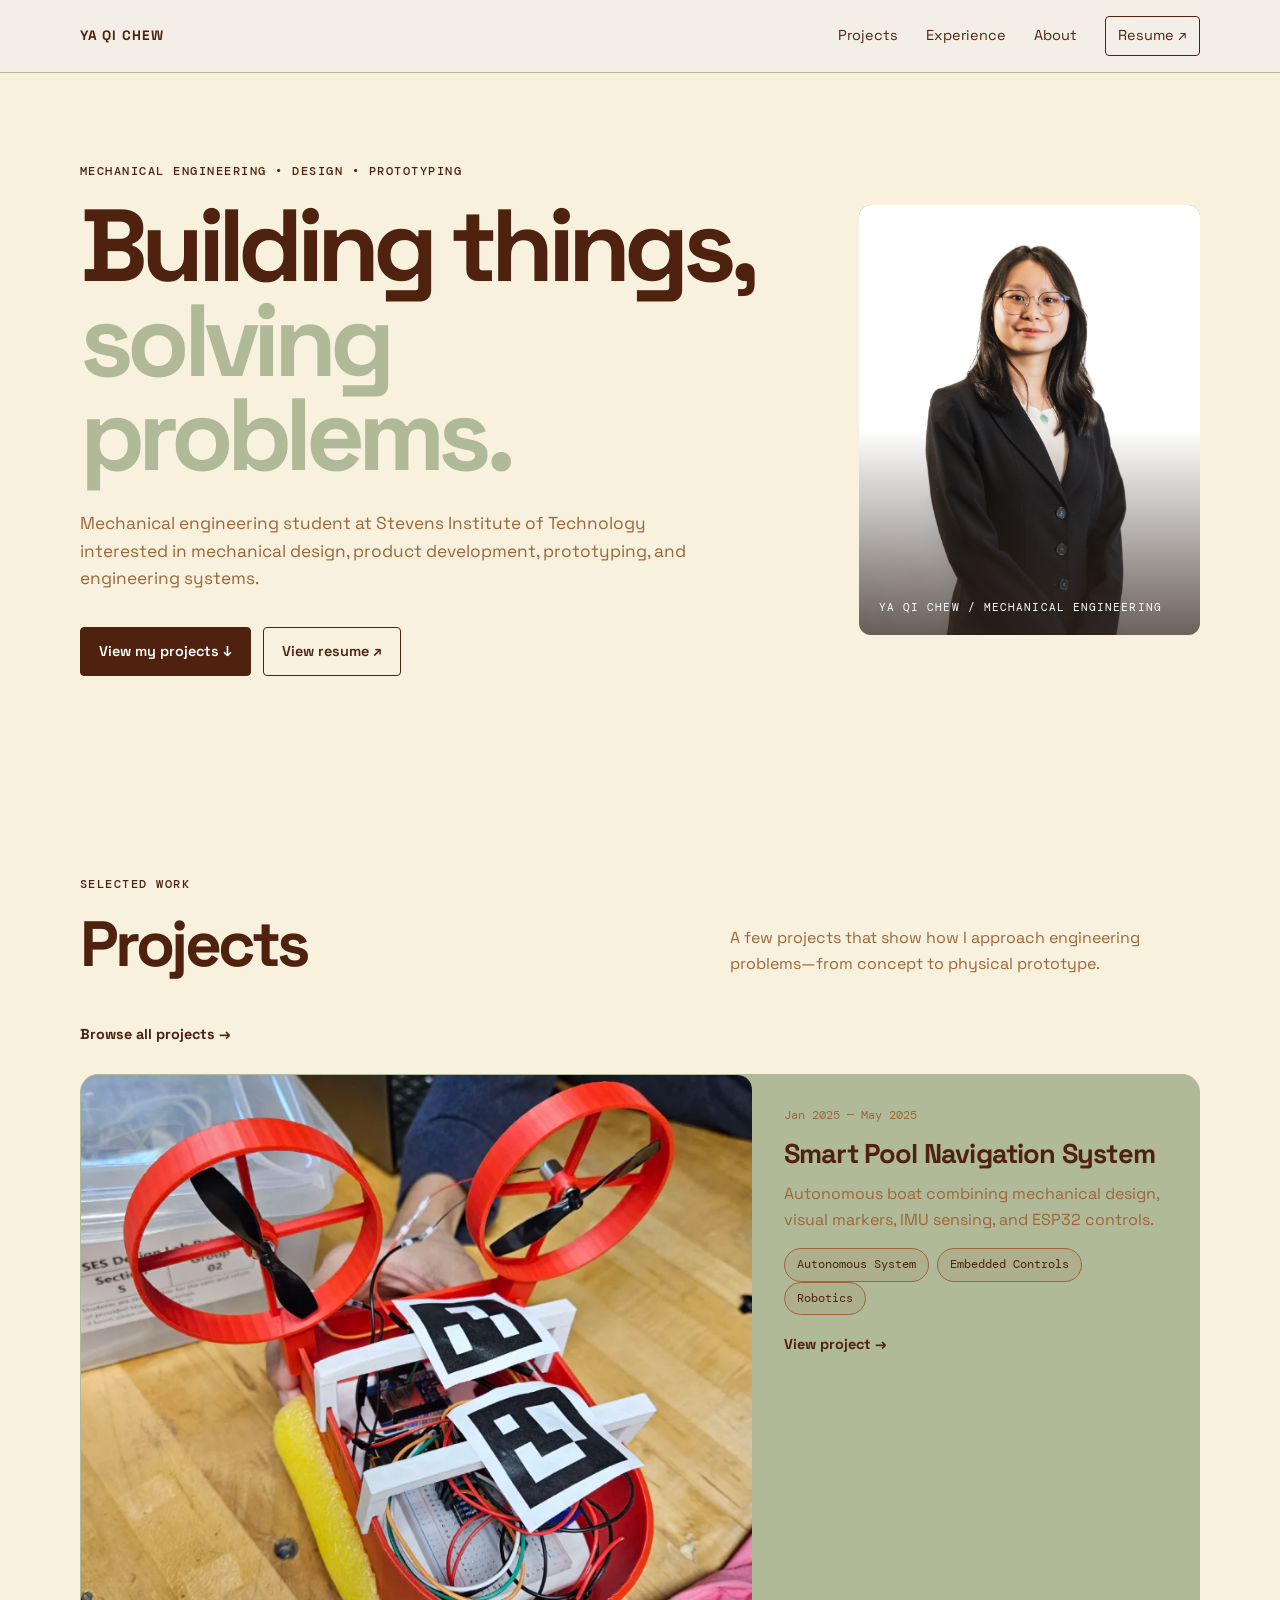
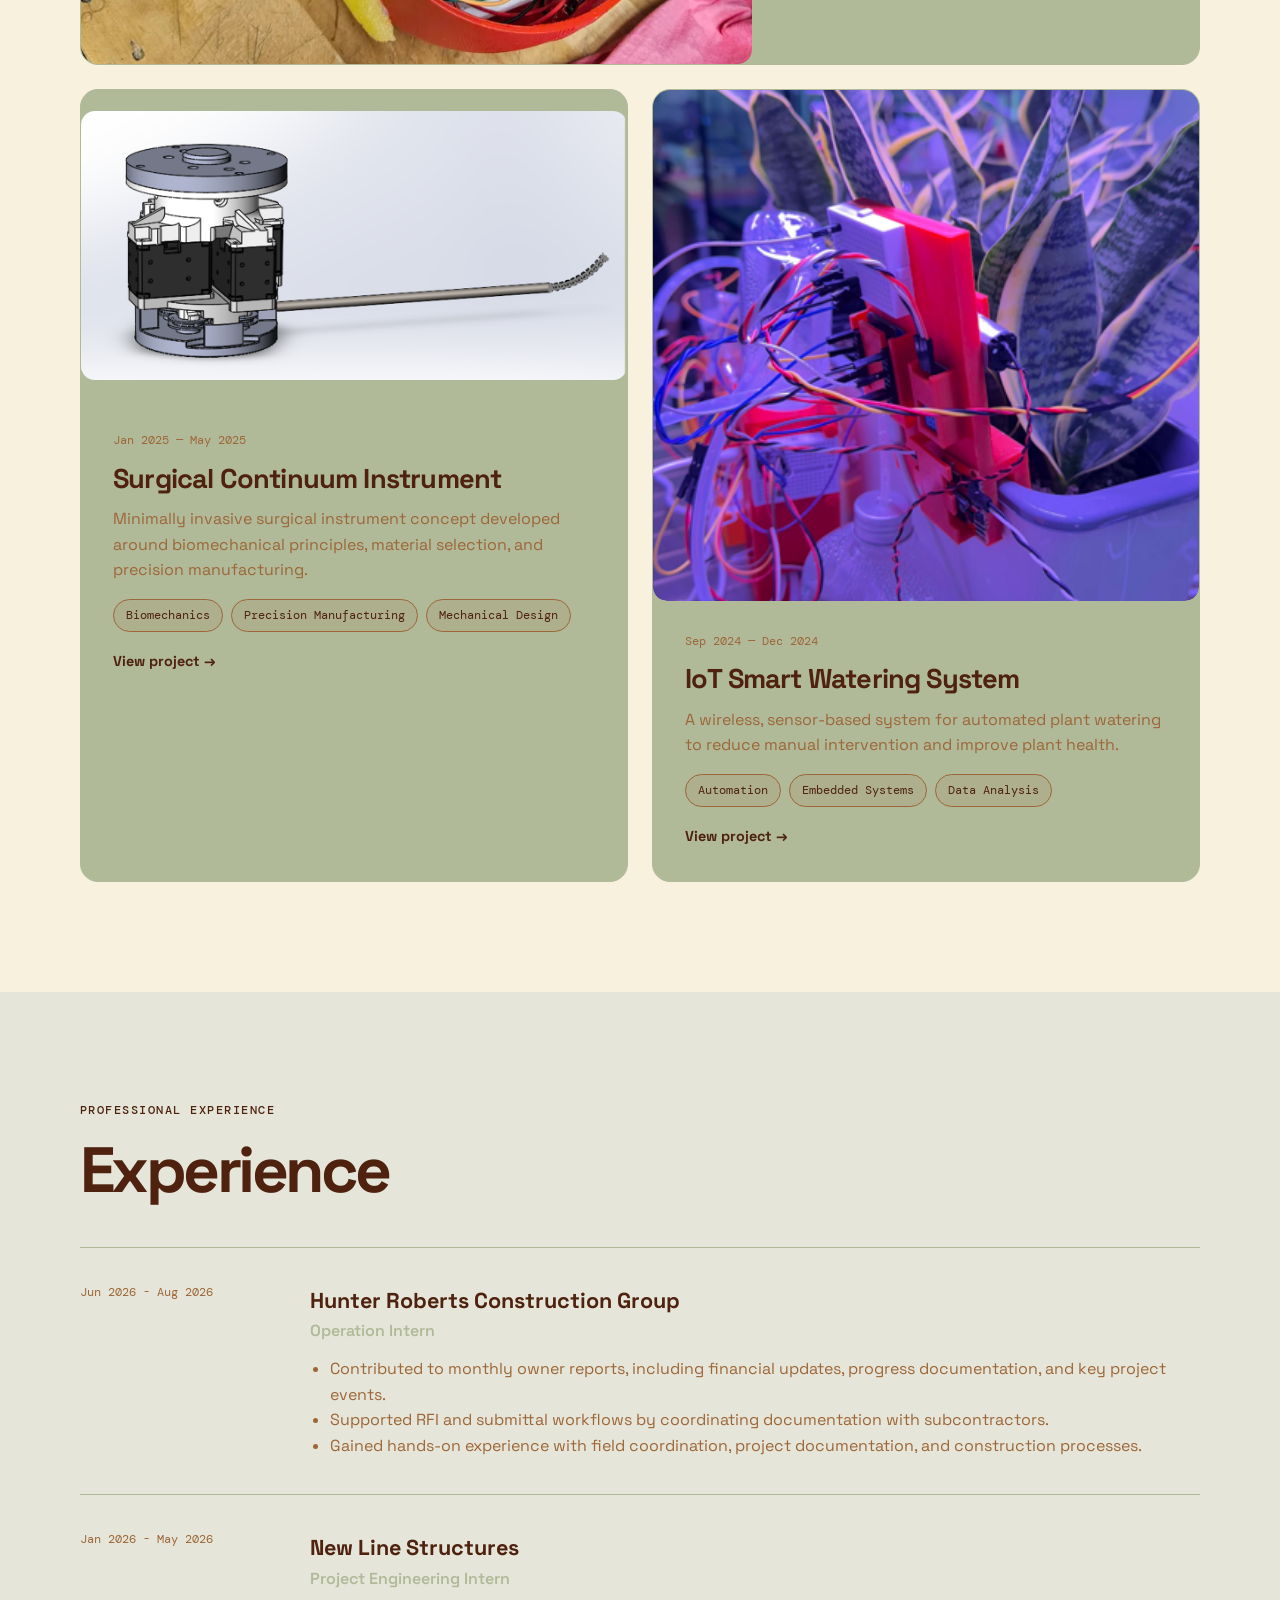
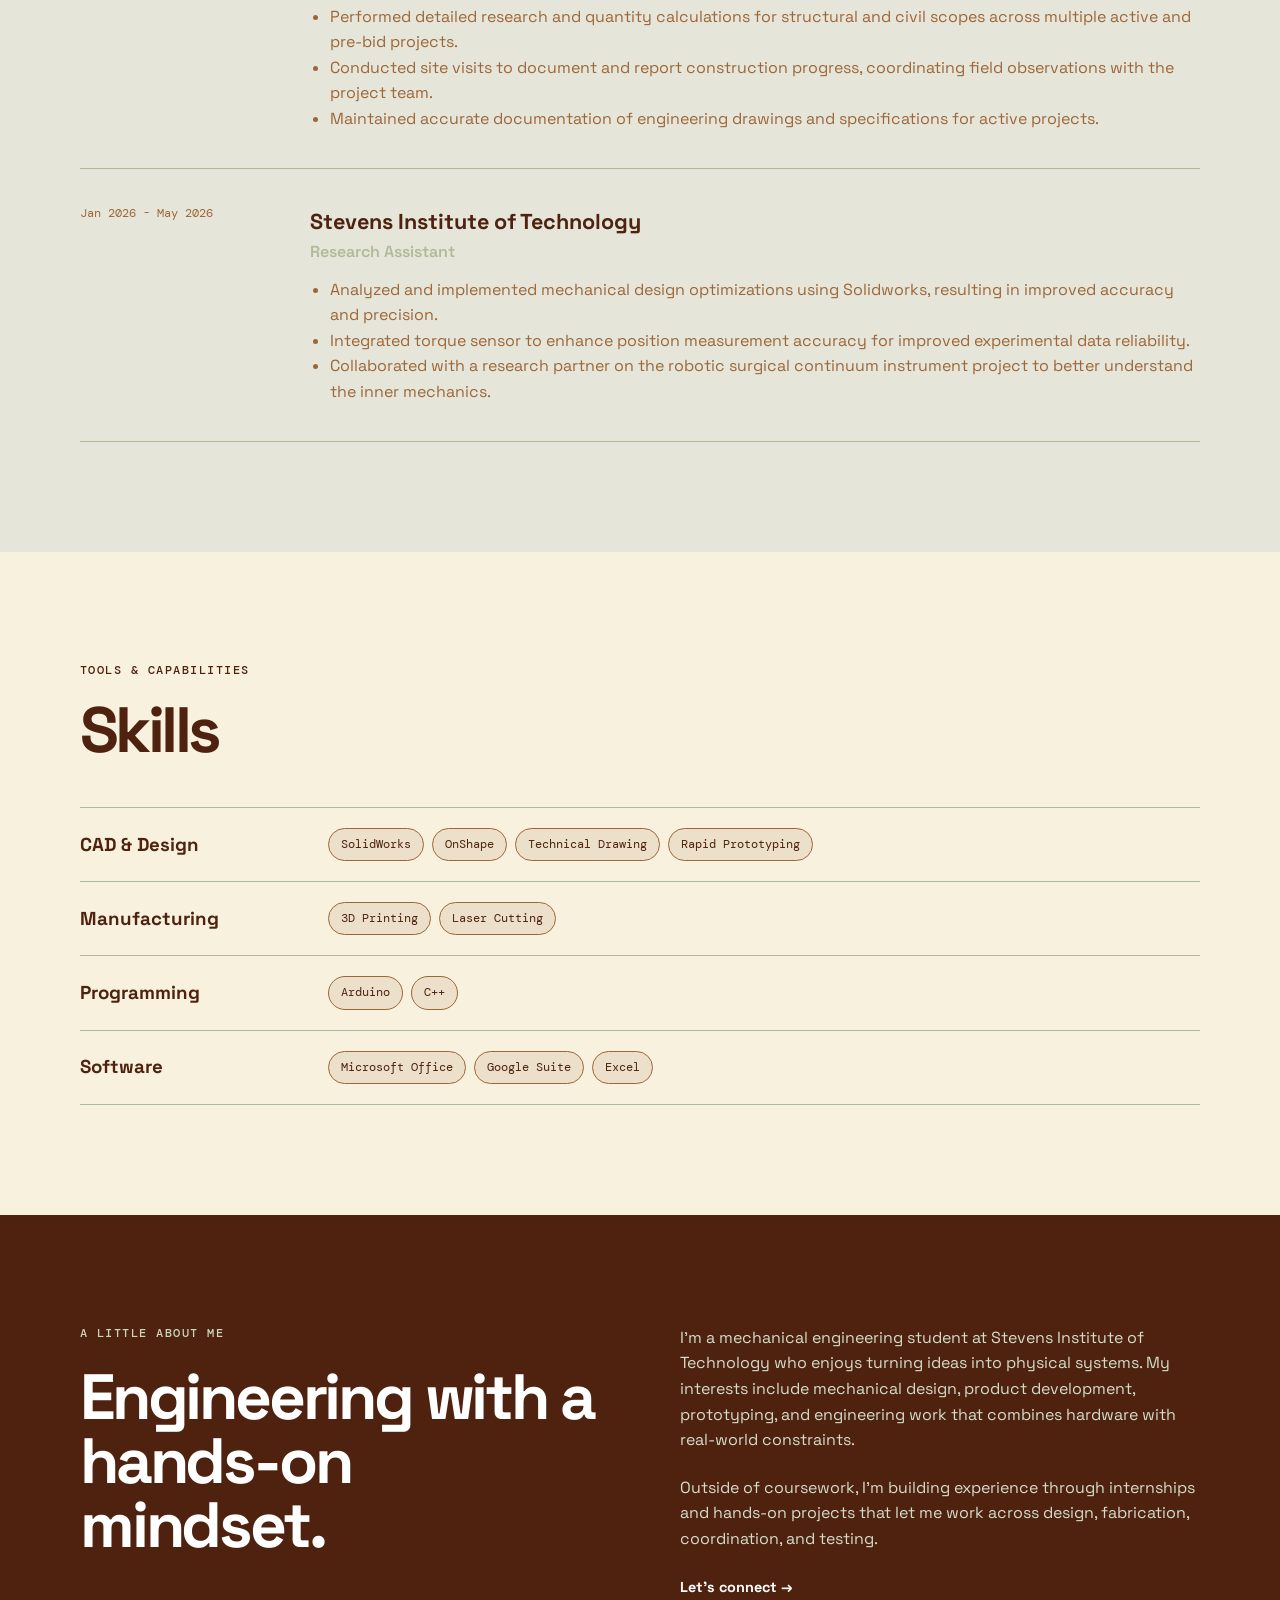
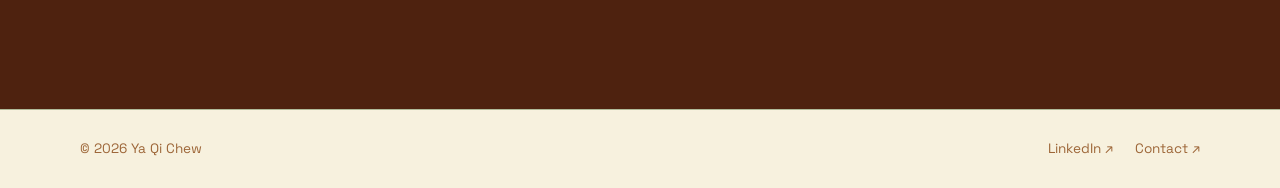
<file: index.html>
<!DOCTYPE html>
<html lang="en">
<head>
  <meta charset="UTF-8">
  <meta name="viewport" content="width=device-width, initial-scale=1.0">
  <meta name="description" content="Engineering portfolio showcasing design, prototyping, and engineering projects.">
  <title>Ya Qi Chew | Mechanical Engineering Portfolio</title>
  <link rel="stylesheet" href="styles.css">
</head>
<body>
  <header class="site-header">
    <nav class="nav container">
      <a class="logo" href="#home">YA QI CHEW</a>
      <div class="nav-links" id="site-navigation">
        <a href="projects.html">Projects</a>
        <a href="#experience">Experience</a>
        <a href="#about">About</a>
        <a class="nav-resume" href="Files/Ya_Qi_Chew_Resume.pdf" target="_blank">Resume ↗</a>
      </div>
      <button class="menu-button" aria-label="Open menu" aria-expanded="false" aria-controls="site-navigation">☰</button>
    </nav>
  </header>

  <main>
    <section id="home" class="hero container">
      <div class="hero-copy">
        <p class="eyebrow">MECHANICAL ENGINEERING • DESIGN • PROTOTYPING</p>
        <h1>Building things,<br><span>solving problems.</span></h1>
        <p class="hero-text">
          Mechanical engineering student at Stevens Institute of Technology interested in
          mechanical design, product development, prototyping, and engineering systems.
        </p>
        <div class="hero-actions">
          <a class="button primary" href="#projects">View my projects ↓</a>
          <a class="button secondary" href="Files/Ya_Qi_Chew_Resume.pdf" target="_blank">View resume ↗</a>
        </div>
      </div>
      <div class="hero-photo">
        <img src="Pictures/YaQiChew-2.jpg" alt="Portrait of Ya Qi Chew">
        <p class="hero-photo-caption">YA QI CHEW / MECHANICAL ENGINEERING</p>
      </div>
    </section>

    <section id="projects" class="section container">
      <div class="section-heading">
        <div>
          <p class="eyebrow">SELECTED WORK</p>
          <h2>Projects</h2>
        </div>
        <p class="section-intro">A few projects that show how I approach engineering problems—from concept to physical prototype.</p>
      </div>

      <a class="text-link project-archive-link" href="projects.html">Browse all projects →</a>

      <div class="project-grid">
        <article class="project-card featured">
          <div class="project-image project-image-missing">
            <img src="Pictures/smartpool/smartpool0.png" alt="Smart Pool Navigation System project">
          </div>
          <div class="project-content">
            <p class="project-number">Jan 2025 — May 2025</p>
            <h3>Smart Pool Navigation System</h3>
            <p>
              Autonomous boat combining mechanical design, visual markers, IMU sensing, and ESP32 controls.
            </p>
            <div>
              <span class="tags">Autonomous System</span><span class="tags">Embedded Controls</span><span class="tags">Robotics</span>
            </div>
            <a class="text-link" href="projects/smart-pool.html">View project →</a>
          </div>
        </article>

        <article class="project-card">
          <div class="project-image">
            <img src="Pictures/surgicalinstrument/fullinstrument.png" alt="Surgical Continuum Instrument project">
          </div>
          <div class="project-content">
            <p class="project-number">Jan 2025 — May 2025</p>
            <h3>Surgical Continuum Instrument</h3>
            <p>
              Minimally invasive surgical instrument concept developed around biomechanical principles, material selection, and precision manufacturing.
            </p>
            <div>
              <span class="tags">Biomechanics</span><span class="tags">Precision Manufacturing</span><span class="tags">Mechanical Design</span>
            </div>
            <a class="text-link" href="projects/surgicalinstrument.html">View project →</a>
          </div>
        </article>

        <article class="project-card">
          <div class="project-image">
            <img src="Pictures/iot/iotmainpic.png" alt="IoT Smart Watering System project">
          </div>
          <div class="project-content">
            <p class="project-number">Sep 2024 — Dec 2024</p>
            <h3>IoT Smart Watering System</h3>
            <p>A wireless, sensor-based system for automated plant watering to reduce manual intervention and improve plant health.</p>
            <div>
              <span class="tags">Automation</span><span class="tags">Embedded Systems</span><span class="tags">Data Analysis</span>
            </div>
            <a class="text-link" href="projects/iotsystem.html">View project →</a>
          </div>
        </article>
      </div>
    </section>

    <section id="experience" class="section section-alt">
      <div class="container">
        <div class="section-heading">
          <div>
            <p class="eyebrow">PROFESSIONAL EXPERIENCE</p>
            <h2>Experience</h2>
          </div>
        </div>

        <div class="experience-list">
          <article class="experience-item">
            <div class="experience-date">Jun 2026 - Aug 2026</div>
            <div>
              <h3>Hunter Roberts Construction Group</h3>
              <p class="role">Operation Intern</p>
              <ul>
                <li>Contributed to monthly owner reports, including financial updates, progress documentation, and key project events.</li>
                <li>Supported RFI and submittal workflows by coordinating documentation with subcontractors.</li>
                <li>Gained hands-on experience with field coordination, project documentation, and construction processes.</li>
              </ul>
            </div>
          </article>

          <article class="experience-item">
            <div class="experience-date">Jan 2026 - May 2026</div>
            <div>
              <h3>New Line Structures</h3>
              <p class="role">Project Engineering Intern</p>
              <ul>
                <li>Performed detailed research and quantity calculations for structural and civil scopes across multiple active and pre-bid projects.</li>
                <li>Conducted site visits to document and report construction progress, coordinating field observations with the project team.</li>
                <li>Maintained accurate documentation of engineering drawings and specifications for active projects.</li>
              </ul>
            </div>
          </article>

          <article class="experience-item">
            <div class="experience-date">Jan 2026 - May 2026</div>
            <div>
              <h3>Stevens Institute of Technology</h3>
              <p class="role">Research Assistant</p>
              <ul>
                <li>Analyzed and implemented mechanical design optimizations using Solidworks, resulting in improved accuracy and precision.</li>
                <li>Integrated torque sensor to enhance position measurement accuracy for improved experimental data reliability.</li>
                <li>Collaborated with a research partner on the robotic surgical continuum instrument project to better understand the inner mechanics.</li>
              </ul>
            </div>
          </article>
        </div>
      </div>
    </section>

    <section id="skills" class="section container">
      <div class="section-heading">
        <div>
          <p class="eyebrow">TOOLS & CAPABILITIES</p>
          <h2>Skills</h2>
        </div>
      </div>

      <div class="skills-grid">
        <div class="skill-group">
          <h3>CAD & Design</h3>
          <div class="skill-tags">
            <span class="tags">SolidWorks</span>
            <span class="tags">OnShape</span>
            <span class="tags">Technical Drawing</span>
            <span class="tags">Rapid Prototyping</span>
          </div>
        </div>
        <div class="skill-group">
          <h3>Manufacturing</h3>
          <div class="skill-tags">
            <span class="tags">3D Printing</span>
            <span class="tags">Laser Cutting</span>
          </div>
        </div>
        <div class="skill-group">
          <h3>Programming</h3>
          <div class="skill-tags">
            <span class="tags">Arduino</span>
            <span class="tags">C++</span>
          </div>
        </div>
        <div class="skill-group">
          <h3>Software</h3>
          <div class="skill-tags">
            <span class="tags">Microsoft Office</span>
            <span class="tags">Google Suite</span>
            <span class="tags">Excel</span>
          </div>
        </div>
      </div>
    </section>

    <section id="about" class="section about-section">
      <div class="container about-grid">
        <div>
          <p class="eyebrow">A LITTLE ABOUT ME</p>
          <h2>Engineering with a hands-on mindset.</h2>
        </div>
        <div>
          <p>
            I'm a mechanical engineering student at Stevens Institute of Technology who
            enjoys turning ideas into physical systems. My interests include mechanical
            design, product development, prototyping, and engineering work that combines
            hardware with real-world constraints. 
          </p>
          <p>
            Outside of coursework, I'm building experience through internships and
            hands-on projects that let me work across design, fabrication, coordination,
            and testing.
          </p>
          <a class="text-link" href="contact.html">Let's connect →</a>
        </div>
      </div>
    </section>
  </main>

  <footer class="footer">
    <div class="container footer-inner">
      <p>© 2026 Ya Qi Chew</p>
      <div>
        <a href="https://www.linkedin.com/in/yaqichew" target="_blank" rel="noopener">LinkedIn ↗</a>
        <a href="contact.html">Contact ↗</a>
      </div>
    </div>
  </footer>

  <script src="script.js"></script>
</body>
</html>
</file>
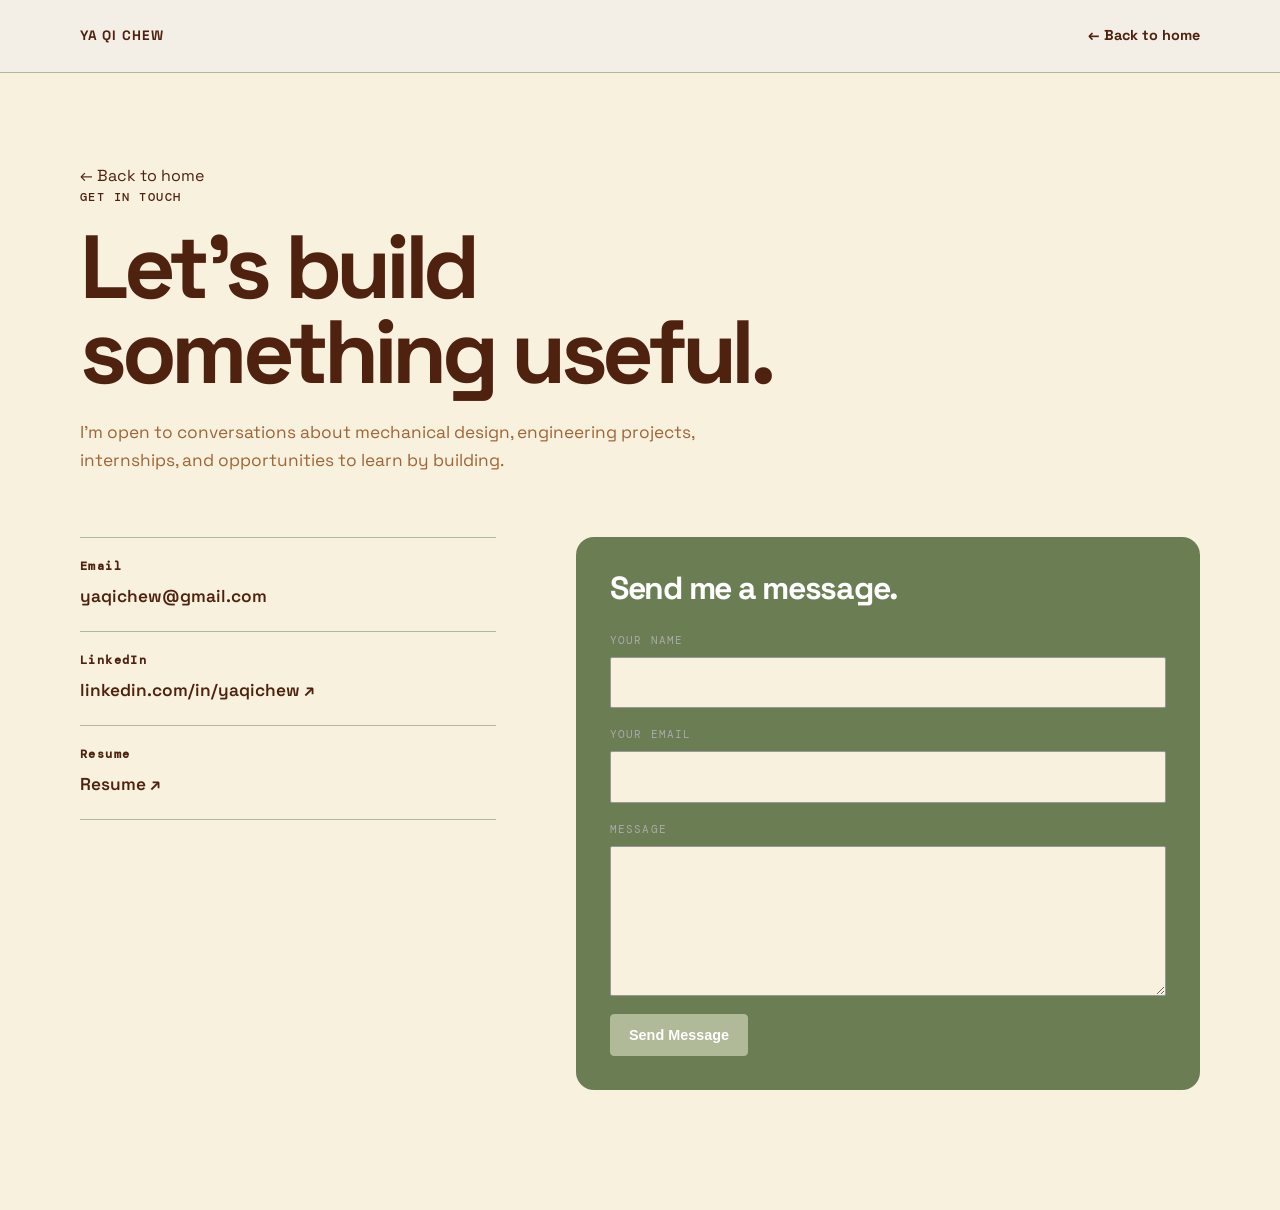
<file: contact.html>
<!DOCTYPE html>
<html lang="en">
<head>
  <meta charset="UTF-8">
  <meta name="viewport" content="width=device-width, initial-scale=1.0">
  <meta name="description" content="Contact Ya Qi Chew about mechanical engineering, design, and project opportunities.">
  <title>Contact | Ya Qi Chew</title>
  <link rel="stylesheet" href="styles.css">
  <style>
    .contact-page { padding-block: 90px 120px; }
    .contact-hero { max-width: 760px; margin-bottom: 62px; }
    .contact-hero h1 { font-size: clamp(3rem, 7vw, 6rem); line-height: .95; letter-spacing: -.06em; margin-bottom: 24px; }
    .contact-grid { display: grid; grid-template-columns: .8fr 1.2fr; gap: 80px; align-items: start; }
    .contact-info { border-top: 1px solid var(--line); }
    .contact-detail { padding: 20px 0; border-bottom: 1px solid var(--line); }
    .contact-detail h2 { font-size: .72rem; font-family: "DM Mono", monospace; letter-spacing: .12em; margin-bottom: 7px; }
    .contact-detail a { font-size: 1.08rem; font-weight: 600; }
    .contact-detail a:hover { color: var(--accent); }
    .contact-form { background: #6B7D52; color: white; padding: 34px; border-radius: 18px; }
    .contact-form h2 { font-size: 2rem; line-height: 1.1; margin-bottom: 26px; letter-spacing: -.04em; }
    .form-field { display: grid; gap: 7px; margin-bottom: 18px; }
    .form-field label { font-family: "DM Mono", monospace; font-size: .7rem; letter-spacing: .1em; color: #aaa; }
    .form-field input, .form-field textarea { width: 100%; border: 1px solid #999; background: #F7F1DE; color: var(--text); padding: 12px; font: inherit; border-radius: 2px; }
    .form-field textarea { min-height: 150px; resize: vertical; }
    .form-field input:focus, .form-field textarea:focus { outline: 2px solid var(--accent); outline-offset: 2px; }
    .contact-form .button { background: var(--accent); color: white; border-color: var(--accent); cursor: pointer; }
    .contact-note { color: #aaa; font-size: .82rem; margin-top: 14px; }
    @media (max-width: 800px) {
      .contact-grid { grid-template-columns: 1fr; gap: 48px; }
      .contact-form { padding: 24px; }
    }
  </style>
</head>
<body>
  <header class="site-header">
    <nav class="nav container">
      <a class="logo" href="index.html">YA QI CHEW</a>
      <a class="text-link" href="index.html#about">← Back to home</a>
    </nav>
  </header>

  <main class="contact-page container">
    <a class="back" href="index.html#about">← Back to home</a>
    <div class="contact-hero">
      <p class="eyebrow">GET IN TOUCH</p>
      <h1>Let's build<br><span>something useful.</span></h1>
      <p class="hero-text">I'm open to conversations about mechanical design, engineering projects, internships, and opportunities to learn by building.</p>
    </div>

    <div class="contact-grid">
      <section class="contact-info" aria-labelledby="contact-details-heading">
        <h2 id="contact-details-heading" class="visually-hidden">Contact details</h2>
        <div class="contact-detail">
          <h2>Email</h2>
          <a href="mailto:yaqichew@gmail.com">yaqichew@gmail.com</a>
        </div>
        <div class="contact-detail">
          <h2>LinkedIn</h2>
          <a href="https://www.linkedin.com/in/yaqichew" target="_blank" rel="noopener">linkedin.com/in/yaqichew ↗</a>
        </div>
        <div class="contact-detail">
          <h2>Resume</h2>
          <a href="Files/Ya_Qi_Chew_Resume.pdf" target="_blank" rel="noopener"> Resume ↗</a>
        </div>
      </section>

      <form class="contact-form" action="https://formsubmit.co/yaqichew@gmail.com" method="POST">
        <h2>Send me a message.</h2>
        <div class="form-field">
          <label for="name">YOUR NAME</label>
          <input id="name" name="name" type="text" autocomplete="name" required>
        </div>
        <div class="form-field">
          <label for="email">YOUR EMAIL</label>
          <input id="email" name="email" type="email" autocomplete="email" required>
        </div>
        <div class="form-field">
          <label for="message">MESSAGE</label>
          <textarea id="message" name="message" required></textarea>
        </div>
        <button class="button" type="submit">Send Message</button>
        <input type="hidden" name="_captcha" value="false">
        <div id="form-status" style="display: none; margin-top: 16px; padding: 12px; background: rgba(107, 125, 82, 0.2); border-radius: 8px; color: var(--text); text-align: center; font-weight: 600;">✓ Message sent! Thank you for reaching out.</div>
      </form>
    </div>
  </main>

  <script src="script.js"></script>
</body>
</html>
</file>
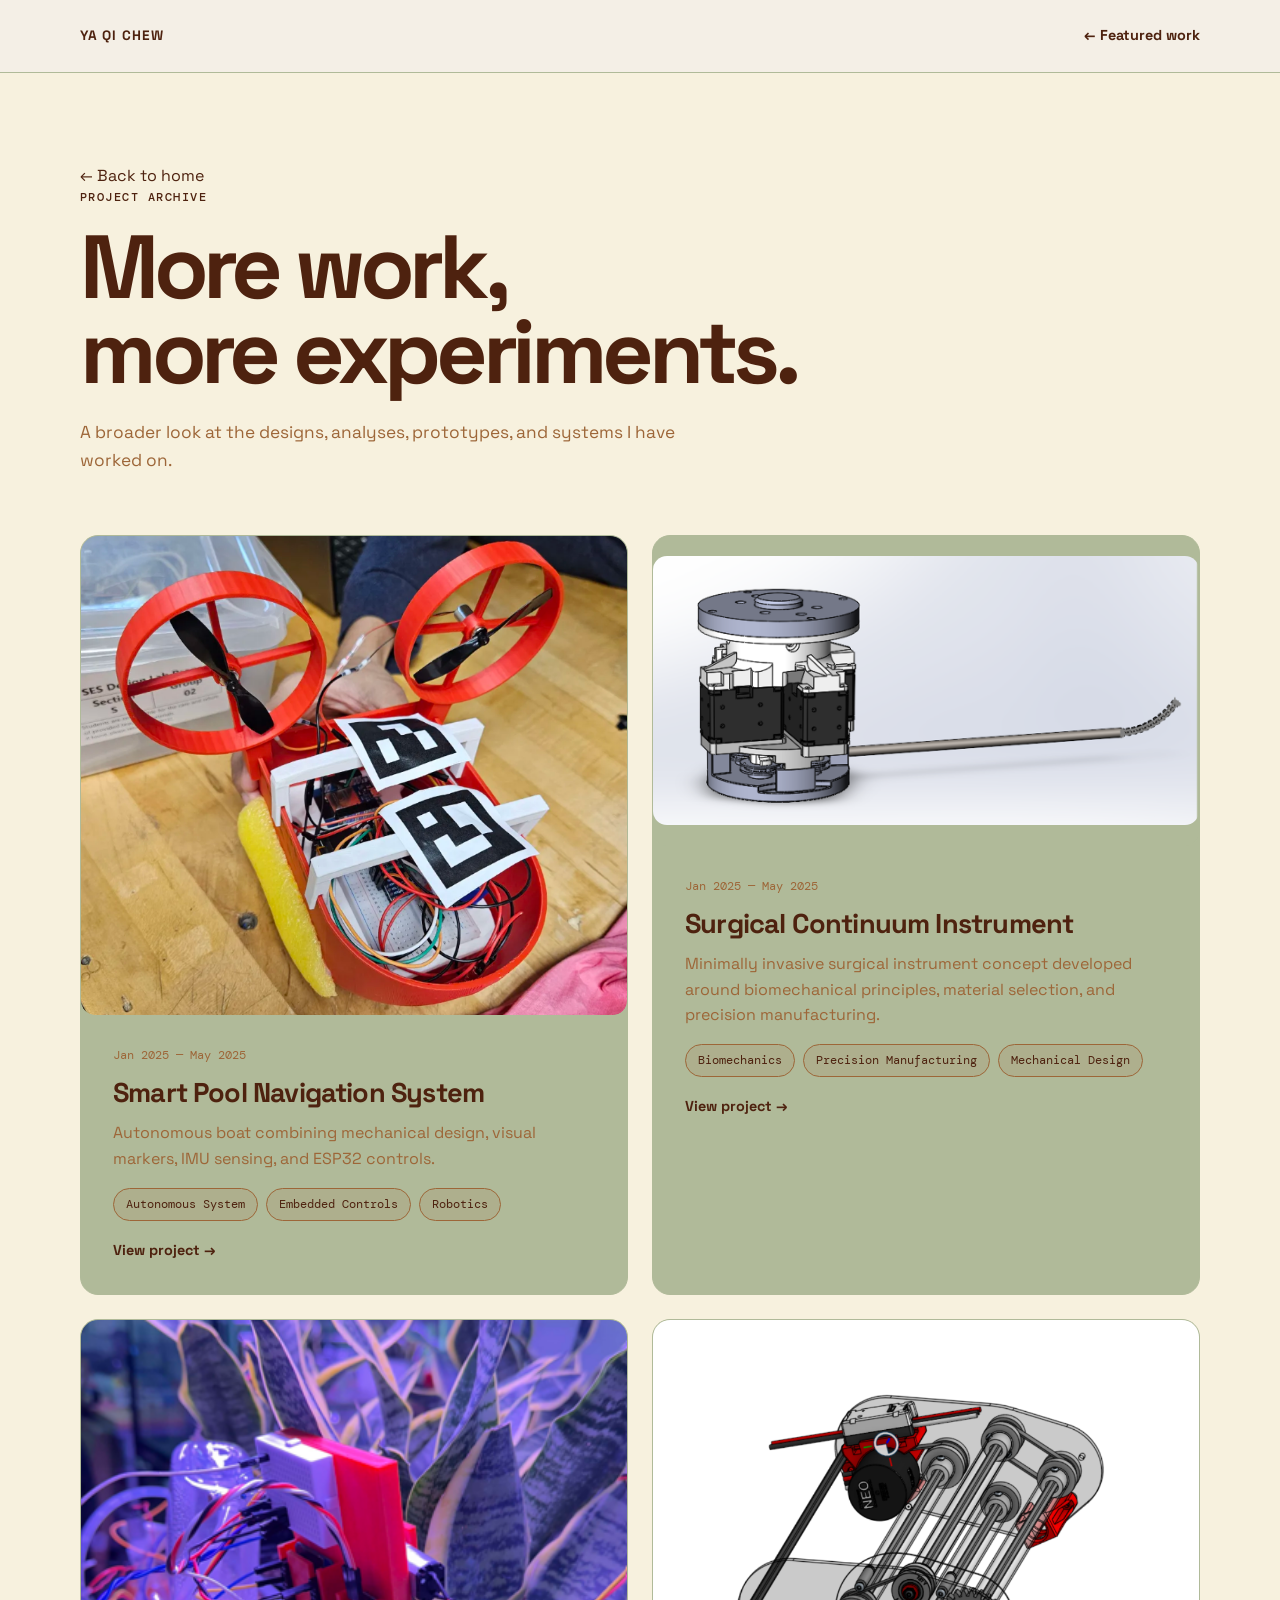
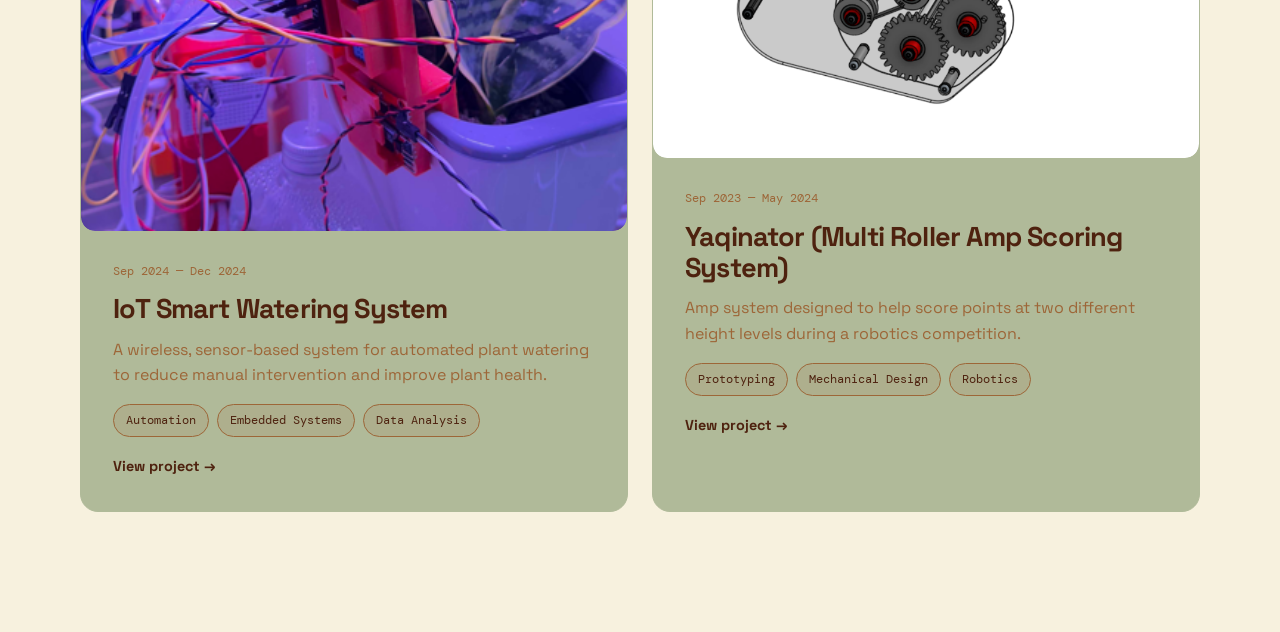
<file: projects.html>
<!DOCTYPE html>
<html lang="en">
<head>
  <meta charset="UTF-8">
  <meta name="viewport" content="width=device-width, initial-scale=1.0">
  <meta name="description" content="Mechanical engineering project archive for Ya Qi Chew.">
  <title>All Projects | Ya Qi Chew</title>
  <link rel="stylesheet" href="styles.css">
  <style>
    .archive-page { padding-block: 90px 120px; }
    .archive-hero { max-width: 760px; margin-bottom: 60px; }
    .archive-hero h1 { font-size: clamp(3rem, 7vw, 6rem); line-height: .95; letter-spacing: -.06em; margin-bottom: 24px; }
    .archive-grid { display: grid; grid-template-columns: repeat(2, 1fr); gap: 24px; }
    .archive-grid .project-card { display: flex; flex-direction: column; }
    .archive-grid .project-content { flex: 1; }
    @media (max-width: 800px) {
      .archive-grid { grid-template-columns: 1fr; }
    }
  </style>
</head>
<body>
  <header class="site-header">
    <nav class="nav container">
      <a class="logo" href="index.html">YA QI CHEW</a>
      <a class="text-link" href="index.html#projects">← Featured work</a>
    </nav>
  </header>

  <main class="archive-page container">
    <a class="back" href="index.html#projects">← Back to home</a>
    <div class="archive-hero">
      <p class="eyebrow">PROJECT ARCHIVE</p>
      <h1>More work,<br><span>more experiments.</span></h1>
      <p class="hero-text">A broader look at the designs, analyses, prototypes, and systems I have worked on.</p>
    </div>

    <div class="archive-grid">
      <article class="project-card">
        <div class="project-image project-image-missing">
          <img src="Pictures/smartpool/smartpool0.png" alt="Smart Pool Navigation System project">
        </div>
        <div class="project-content">
          <p class="project-number">Jan 2025 — May 2025</p>
          <h3>Smart Pool Navigation System</h3>
          <p>Autonomous boat combining mechanical design, visual markers, IMU sensing, and ESP32 controls.</p>
          <div>
            <span class="tags">Autonomous System</span><span class="tags">Embedded Controls</span><span class="tags">Robotics</span>
          </div>
          <a class="text-link" href="projects/smart-pool.html">View project →</a>
        </div>
      </article>

      <article class="project-card">
        <div class="project-image">
          <img src="Pictures/surgicalinstrument/fullinstrument.png" alt="Surgical Continuum Instrument project">
        </div>
        <div class="project-content">
          <p class="project-number">Jan 2025 — May 2025</p>
          <h3>Surgical Continuum Instrument</h3>
          <p>Minimally invasive surgical instrument concept developed around biomechanical principles, material selection, and precision manufacturing.</p>
          <div>
            <span class="tags">Biomechanics</span><span class="tags">Precision Manufacturing</span><span class="tags">Mechanical Design</span>
          </div>
          <a class="text-link" href="projects/surgicalinstrument.html">View project →</a>
        </div>
      </article>

      <article class="project-card">
        <div class="project-image">
          <img src="Pictures/iot/iotmainpic.png" alt="IoT Smart Watering System project">
        </div>
        <div class="project-content">
          <p class="project-number">Sep 2024 — Dec 2024</p>
          <h3>IoT Smart Watering System</h3>
          <p>A wireless, sensor-based system for automated plant watering to reduce manual intervention and improve plant health.</p>
          <div>
            <span class="tags">Automation</span><span class="tags">Embedded Systems</span><span class="tags">Data Analysis</span>
          </div>
          <a class="text-link" href="projects/iotsystem.html">View project →</a>
        </div>
      </article>

      <article class="project-card">
        <div class="project-image">
          <img src="Pictures/conveyor/ampCAD.png" alt="Conveyor System project">
        </div>
        <div class="project-content">
          <p class="project-number">Sep 2023 — May 2024</p>
          <h3>Yaqinator (Multi Roller Amp Scoring System)</h3>
          <p>Amp system designed to help score points at two different height levels during a robotics competition.</p>
          <div>
            <span class="tags">Prototyping</span><span class="tags">Mechanical Design</span><span class="tags">Robotics
            </span>
          </div>
          <a class="text-link" href="projects/conveyor.html">View project →</a>
        </div>
      </article>

      <!-- Duplicate a project-card above when you add another project to the archive. -->
    </div>
  </main>
</body>
</html>
</file>
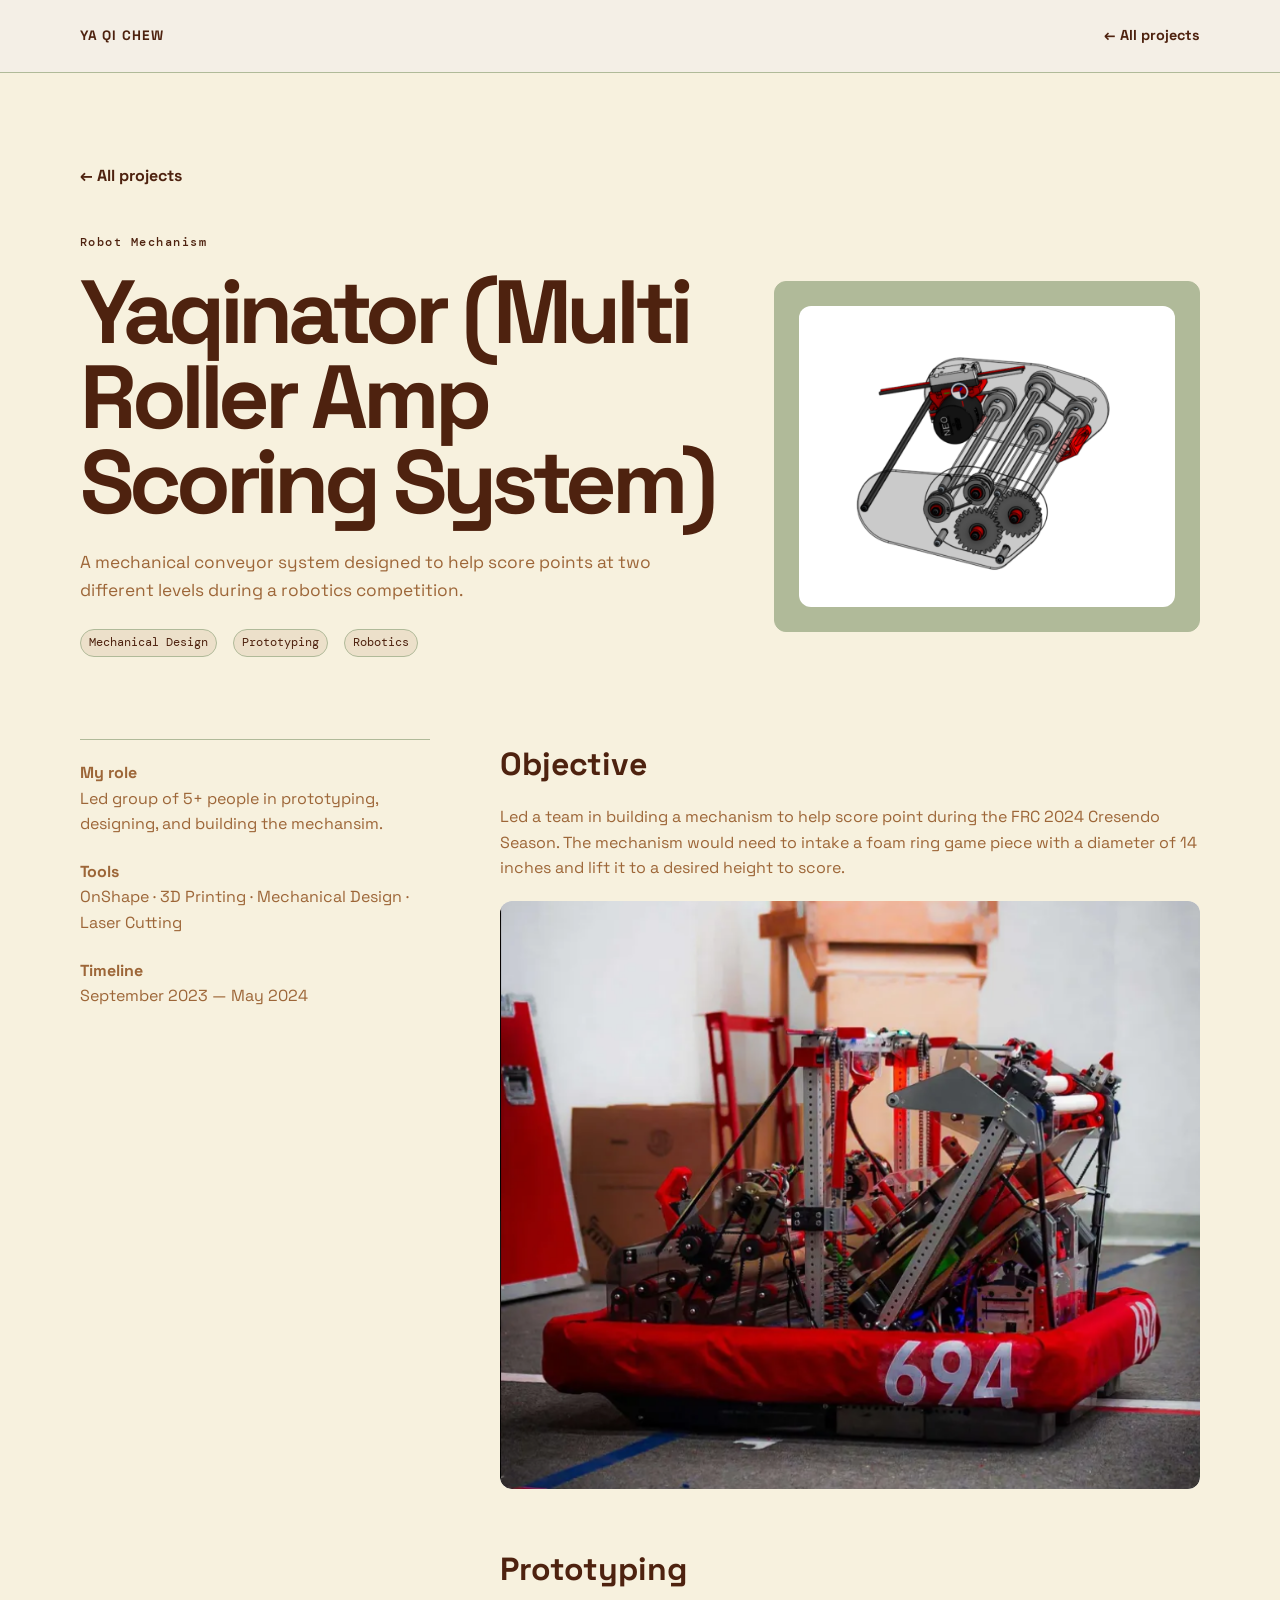
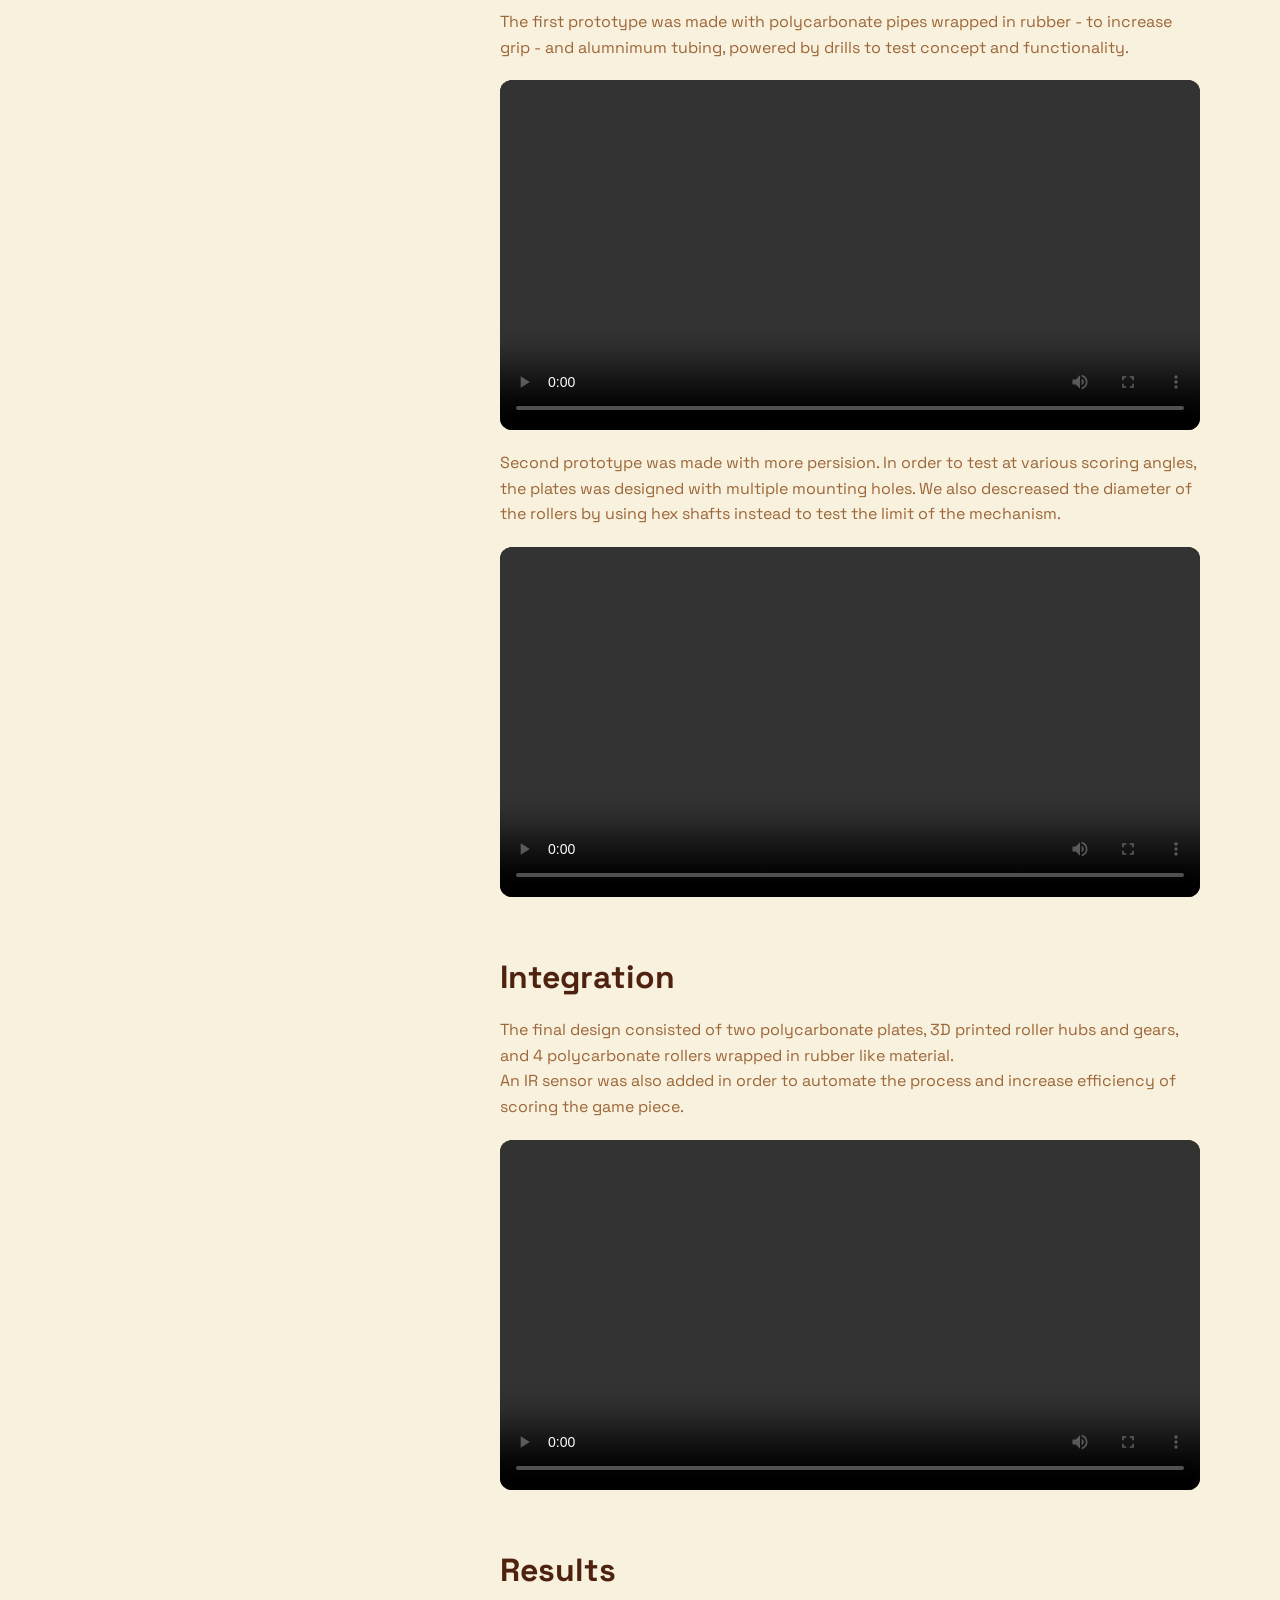
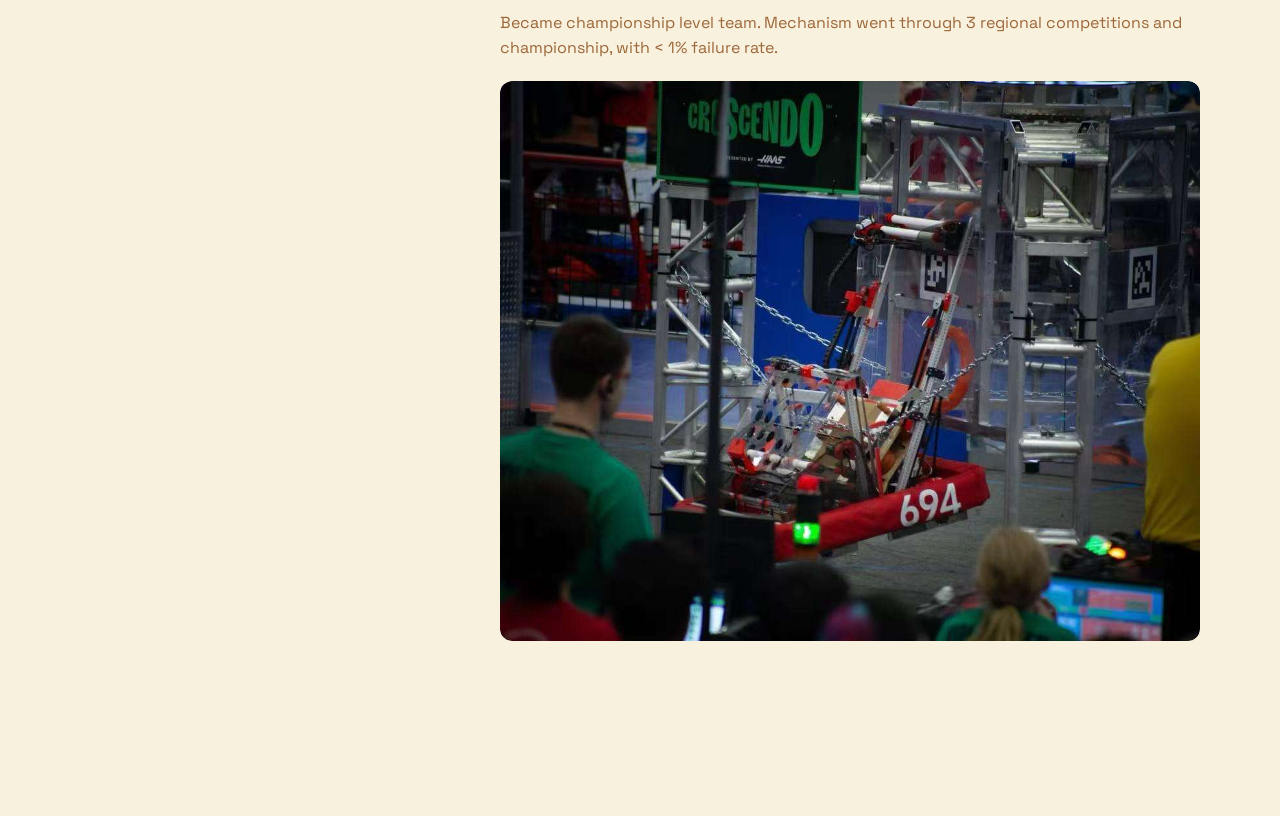
<file: projects/conveyor.html>
<!DOCTYPE html>
<html lang="en">
<head>
  <meta charset="UTF-8">
  <meta name="viewport" content="width=device-width, initial-scale=1.0">
  <title>Yaqinator (Amp System) | Ya Qi Chew </title>
  <link rel="stylesheet" href="../styles.css">
  <style>
    .project-page { padding-block: 90px 120px; }
    .project-hero { max-width: 850px; margin-bottom: 60px; }
    .project-hero h1 { font-size: clamp(3rem, 7vw, 6rem); line-height: .95; letter-spacing: -.06em; margin-bottom: 24px; }
    .project-meta { display:flex; flex-wrap:wrap; gap:8px; margin-top:24px; }
    .project-body { display:grid; grid-template-columns: 1fr 2fr; gap:70px; }
    .project-sidebar { border-top:1px solid var(--line); padding-top:20px; }
    .project-sidebar p { color:var(--muted); margin-bottom:22px; }
    .project-section { margin-bottom:55px; }
    .project-section h2 { font-size:2rem; margin-bottom:14px; }
    .project-section p, .project-section li { color:var(--muted); }
    .project-section ul { padding-left:20px; }
    .project-photo { min-height:360px; background:#ddd; display:grid; place-items:center; margin:20px 0; }
    .back { display:inline-block; margin-bottom:45px; font-weight:700; }
    @media(max-width:800px){.project-body{grid-template-columns:1fr;gap:35px}}
  </style>
</head>
<body>
  <header class="site-header">
    <nav class="nav container">
      <a class="logo" href="../index.html">YA QI CHEW</a>
      <a class="text-link" href="../projects.html">← All projects</a>
    </nav>
  </header>

  <main class="project-page container">
    <a class="back" href="../projects.html">← All projects</a>

    <div class="project-hero-layout">
      <div class="project-hero">
        <p class="eyebrow">Robot Mechanism</p>
        <h1>Yaqinator (Multi Roller Amp Scoring System)</h1>
        <p class="hero-text">
          A mechanical conveyor system designed to help score points at two different levels during a robotics competition.
        </p>
        <div class="project-meta">
          <span class="tags">Mechanical Design</span><span class="tags">Prototyping</span><span class="tags">Robotics</span>
        </div>
      </div>
      <div class="project-hero-photo">
        <img src="../Pictures/conveyor/ampCAD.png" alt="Conveyor system CAD design">
      </div>
    </div>

    <div class="project-body">
      <aside class="project-sidebar">
        <p><strong>My role</strong><br>Led group of 5+ people in prototyping, designing, and building the mechansim.</p>
        <p><strong>Tools</strong><br>OnShape · 3D Printing · Mechanical Design · Laser Cutting</p>
        <p><strong>Timeline</strong><br>September 2023 — May 2024</p>
      </aside>

      <div>
        <section class="project-section">
          <h2>Objective</h2>
          <p>
            Led a team in building a mechanism to help score point during the FRC 2024 Cresendo Season. 
            The mechanism would need to intake a foam ring game piece with a diameter of 14 inches 
            and lift it to a desired height to score. 
          </p>
          <div class="project-photo">
            <img src="../Pictures/conveyor/fullbotpic.png" alt="Conveyor system CAD design">
          </div>
        </section>

        <section class="project-section">
          <h2>Prototyping</h2>
          <p>
            The first prototype was made with polycarbonate pipes wrapped in rubber - to increase grip -
            and alumnimum tubing, powered by drills to test concept and functionality. 
          </p>
          <div class="project-video">
            <video controls preload="metadata" playsinline>
              <source src="../Video/ampconcepttest.mp4" type="video/mp4">
            </video>
          </div>
          <p>
            Second prototype was made with more persision. In order to test at various scoring angles, 
            the plates was designed with multiple mounting holes. We also descreased the diameter of the rollers
            by using hex shafts instead to test the limit of the mechanism.
          </p>
          <div class = "project-video">
             <video controls preload="metadata" playsinline>
              <source src="../Video/ampconcepttest2.mp4" type="video/mp4">
            </video>
          </div>
        </section>

        <section class="project-section">
          <h2>Integration </h2>
          <p>
            The final design consisted of two polycarbonate plates, 3D printed roller hubs and gears, and 
            4 polycarbonate rollers wrapped in rubber like material. 
          </p>
          <p>
            An IR sensor was also added in order to automate the process and increase efficiency of scoring the game piece. 
          </p>
          <div class="project-video">
            <video controls preload="metadata" playsinline>
              <source src="../Video/ampfullbottest.mp4" type="video/mp4">
            </video>
          </div>
        </section>

        <section class="project-section">
          <h2>Results</h2>
          <p>
            Became championship level team. Mechanism went through 3 regional competitions and championship, 
            with &lt; 1% failure rate.
          </p>
          <div class="project-photo">
            <img src="../Pictures/conveyor/ampcomppic.jpg" alt="Conveyor system CAD design">
          </div>
        </section>
      </div>
    </div>
  </main>
</body>
</html>
</file>
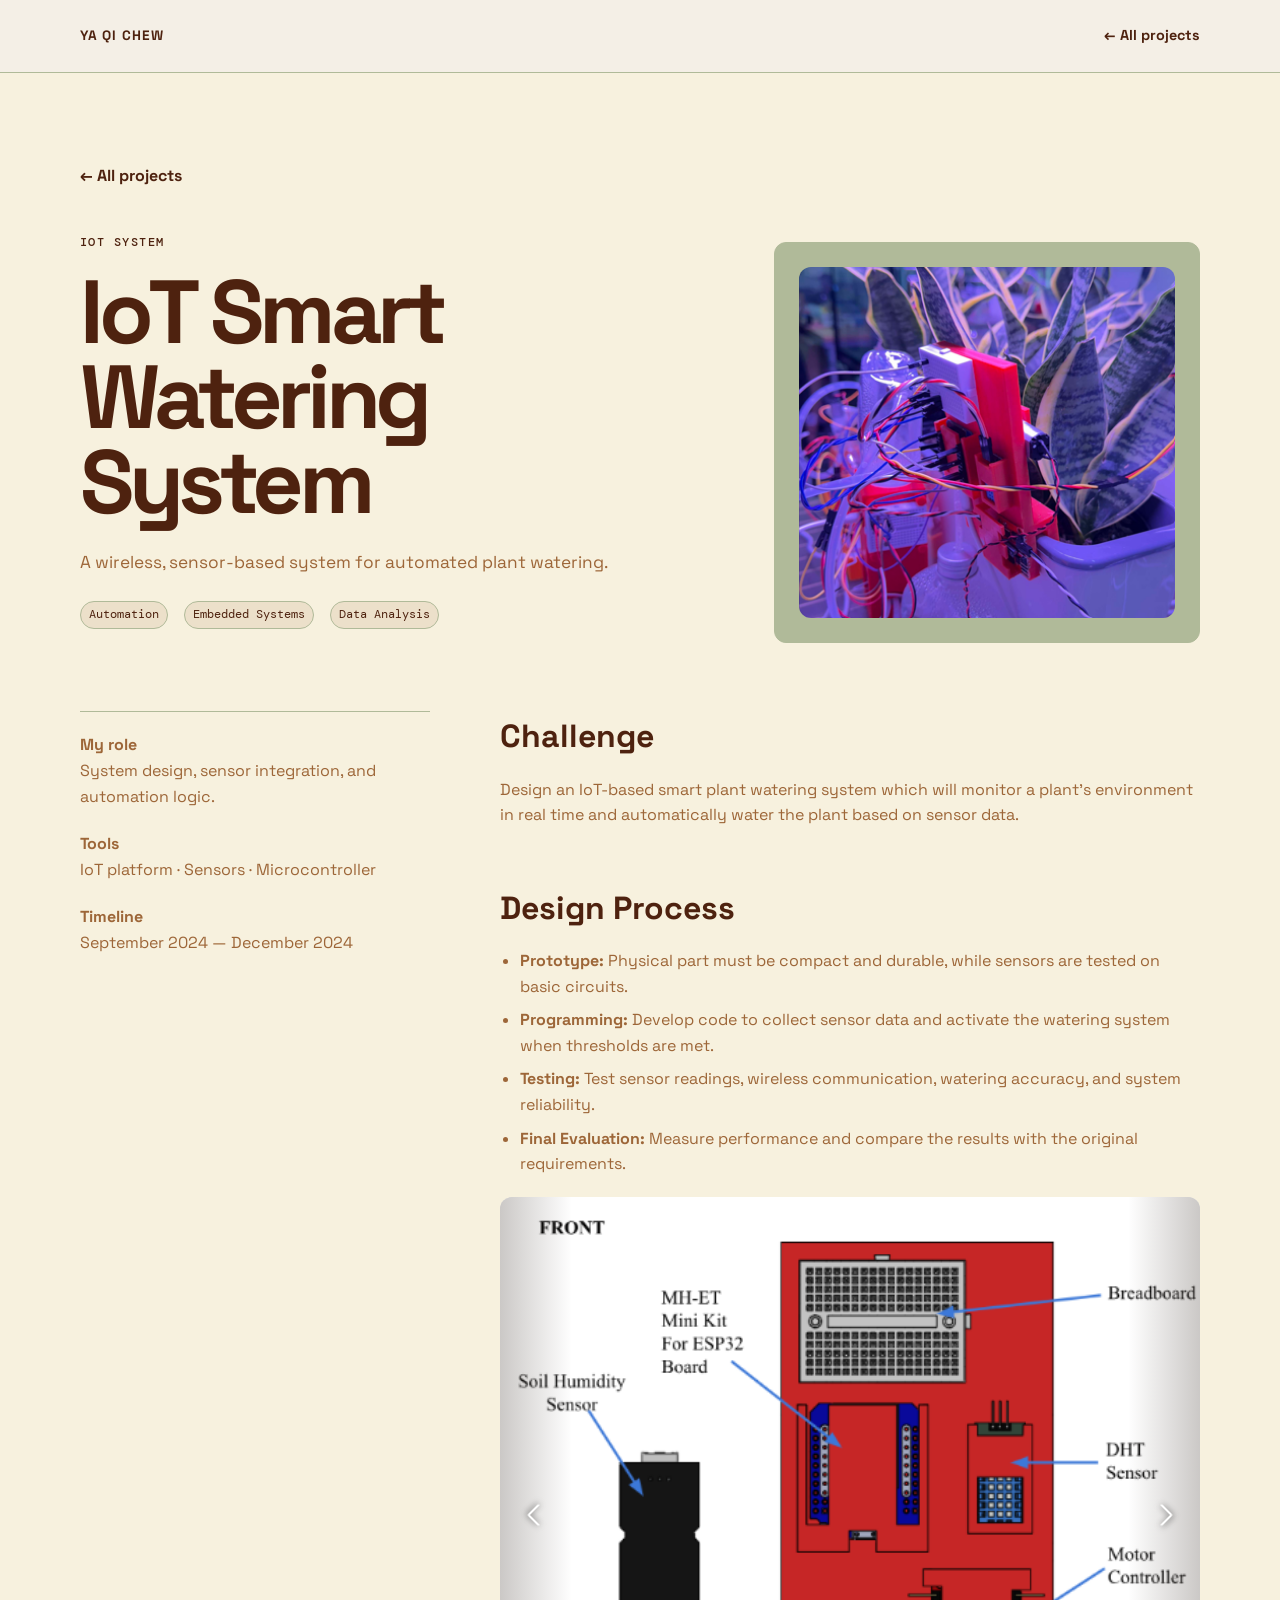
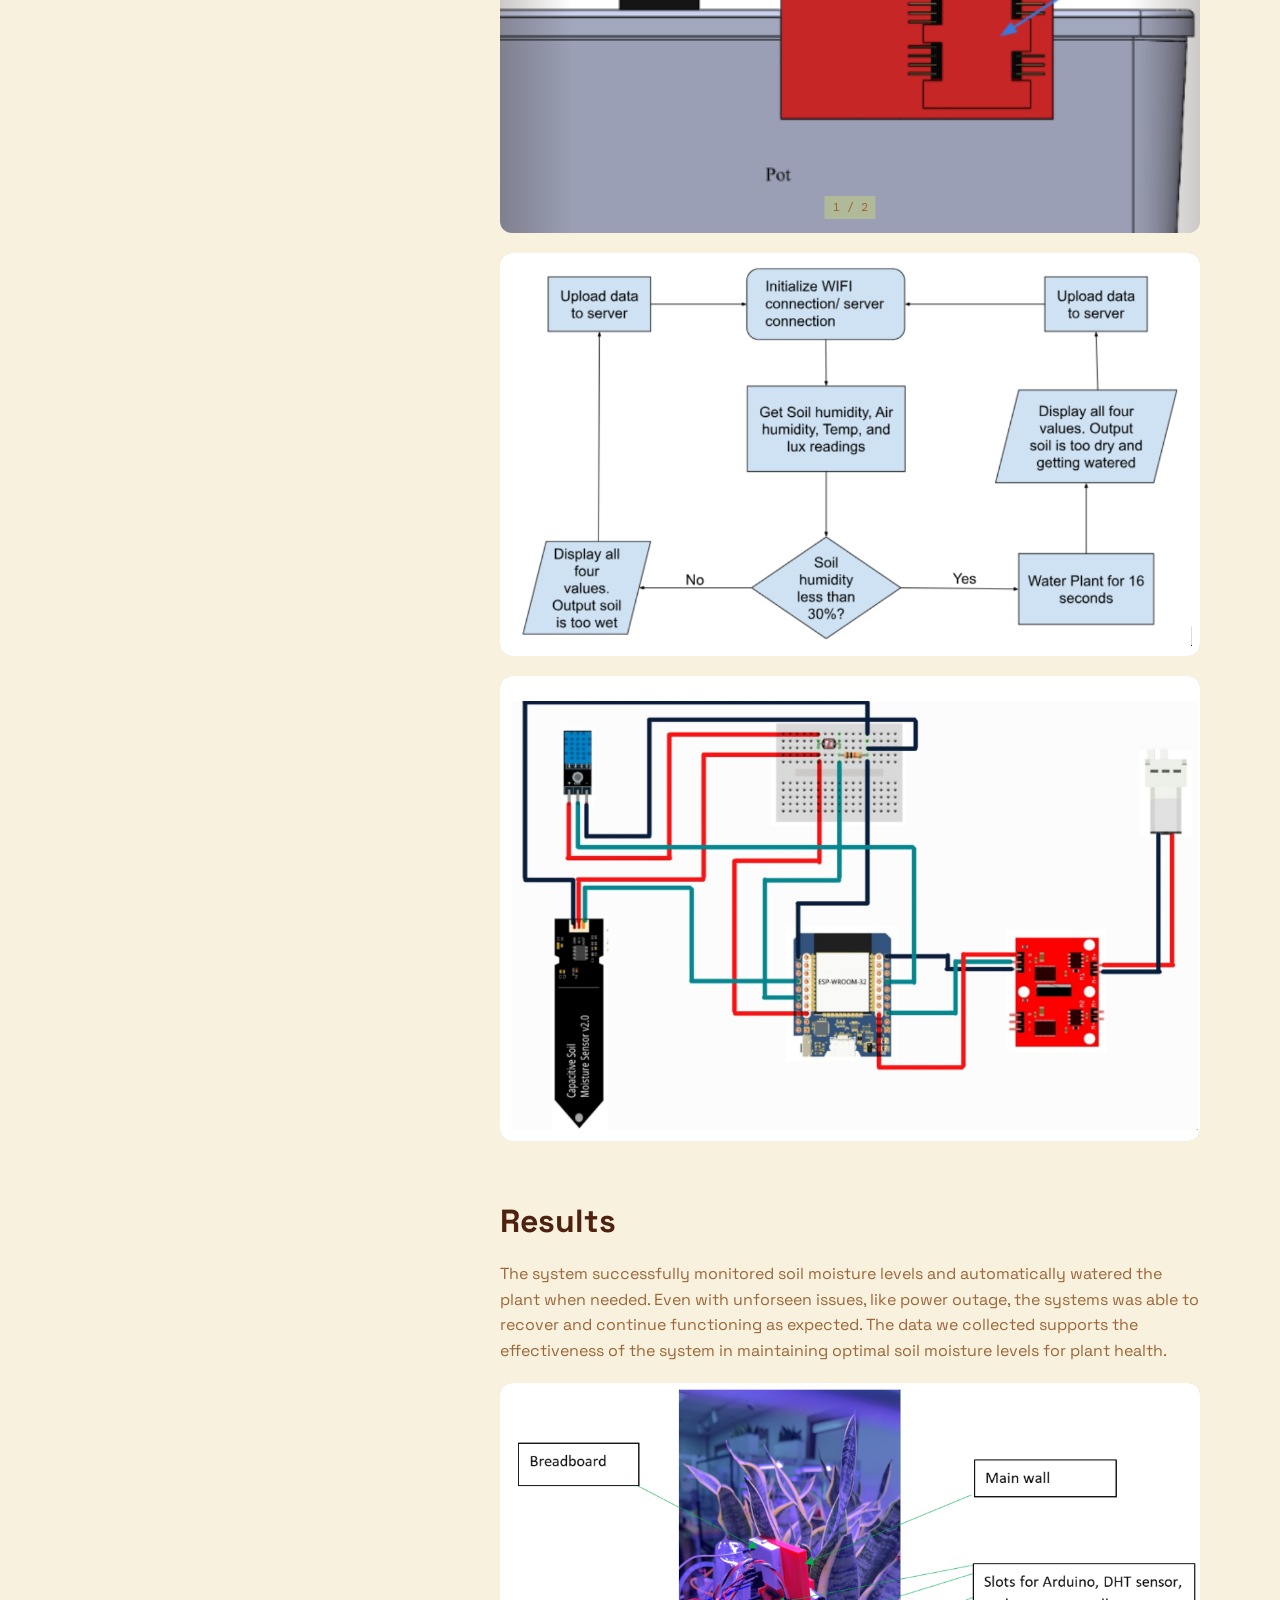
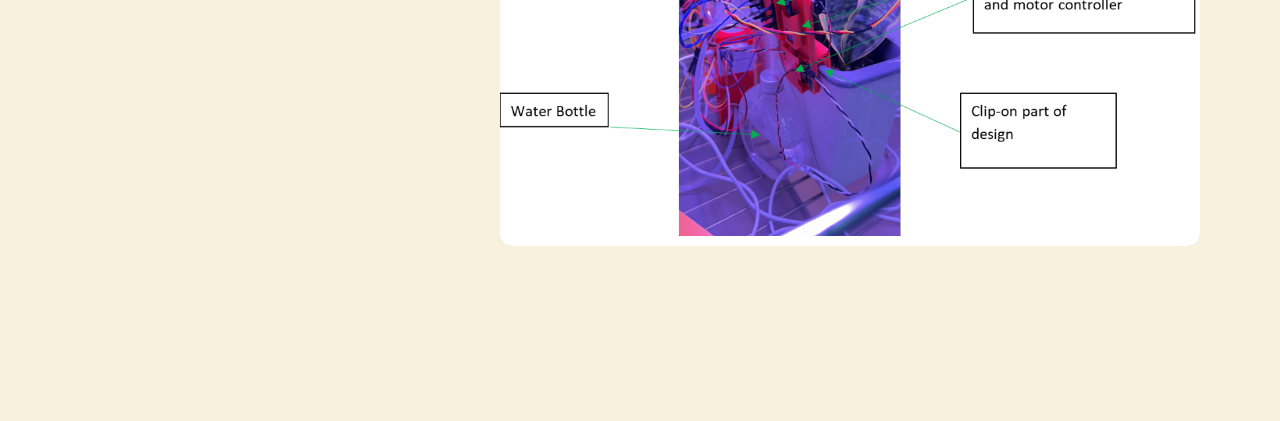
<file: projects/iotsystem.html>
<!DOCTYPE html>
<html lang="en">
<head>
  <meta charset="UTF-8">
  <meta name="viewport" content="width=device-width, initial-scale=1.0">
  <title>IoT Smart Watering System | Ya Qi Chew</title>
  <link rel="stylesheet" href="../styles.css">
  <style>
    .project-page{padding-block:90px 120px}.project-hero{max-width:850px;margin-bottom:60px}
    .project-hero h1{font-size:clamp(3rem,7vw,6rem);line-height:.95;letter-spacing:-.06em;margin-bottom:24px}
    .project-meta{display:flex;flex-wrap:wrap;gap:8px;margin-top:24px}
    .project-body{display:grid;grid-template-columns:1fr 2fr;gap:70px}.project-sidebar{border-top:1px solid var(--line);padding-top:20px}
    .project-sidebar p{color:var(--muted);margin-bottom:22px}.project-section{margin-bottom:55px}.project-section h2{font-size:2rem;margin-bottom:14px}
    .project-section p,.project-section li{color:var(--muted)}.project-section ul{padding-left:20px;margin:14px 0}.project-section li{margin-bottom:8px}.project-photo{min-height:360px;background:#ddd;display:grid;place-items:center;margin:20px 0}
    .back{display:inline-block;margin-bottom:45px;font-weight:700}
    @media(max-width:800px){.project-body{grid-template-columns:1fr;gap:35px}}
  </style>
</head>
<body>
  <header class="site-header">
    <nav class="nav container">
      <a class="logo" href="../index.html">YA QI CHEW</a>
      <a class="text-link" href="../projects.html">← All projects</a>
    </nav>
  </header>
  <main class="project-page container">
    <a class="back" href="../projects.html">← All projects</a>
    <div class="project-hero-layout">
      <div class="project-hero">
        <p class="eyebrow">IOT SYSTEM</p>
        <h1>IoT Smart Watering System</h1>
        <p class="hero-text">A wireless, sensor-based system for automated plant watering.</p>
        <div class="project-meta">
          <span class="tags">Automation</span><span class="tags">Embedded Systems</span><span class="tags">Data Analysis</span>
        </div>
      </div>
        <div class="project-hero-photo"><img src="../Pictures/iot/iotmainpic.png" alt="IoT Smart Watering System"></div>
    </div>
    <div class="project-body">
      <aside class="project-sidebar">
        <p><strong>My role</strong><br>System design, sensor integration, and automation logic.</p>
        <p><strong>Tools</strong><br>IoT platform · Sensors · Microcontroller</p>
        <p><strong>Timeline</strong><br>September 2024 — December 2024</p>
      </aside>

      <div>
        <section class="project-section"><h2>Challenge</h2>
          <p>Design an IoT-based smart plant watering system which will monitor a plant's environment in
             real time and automatically water the plant based on sensor data.</p>
        </section>
        <section class="project-section"><h2>Design Process</h2>
          <ul>
            <li><strong>Prototype:</strong> Physical part must be compact and durable, while sensors are tested on basic circuits.</li>
            <li><strong>Programming:</strong> Develop code to collect sensor data and activate the watering system when thresholds are met.</li>
            <li><strong>Testing:</strong> Test sensor readings, wireless communication, watering accuracy, and system reliability.</li>
            <li><strong>Final Evaluation:</strong> Measure performance and compare the results with the original requirements.</li>
          </ul>
          <div class="project-photo project-carousel" data-carousel>
            <div class="project-carousel-images">
              <img class="project-carousel-image is-active" src="../Pictures/iot/iotfront.png" alt="Design Process front view">
              <img class="project-carousel-image" src="../Pictures/iot/iotback.png" alt="Design Process back view" style="display: none;">
            </div>
            <button class="project-carousel-button project-carousel-previous" type="button" data-carousel-previous aria-label="Show previous design process image"></button>
            <button class="project-carousel-button project-carousel-next" type="button" data-carousel-next aria-label="Show next design process image"></button>
            <span class="project-carousel-count" data-carousel-count>1 / 2</span>
          </div>
          <div class="project-photo">
            <img src="../Pictures/iot/iotcodemap.png" alt="IoT Smart Watering System circuit">
          </div> 
          <div class="project-photo">
            <img src="../Pictures/iot/iotelectronicmap.png" alt="IoT Smart Watering System with labels">
        </section>
        <section class="project-section"><h2>Results</h2>
          <p>The system successfully monitored soil moisture levels and automatically watered the plant when needed. Even with unforseen issues, 
            like power outage, the systems was able to recover and continue functioning as expected. The data we collected supports the effectiveness 
            of the system in maintaining optimal soil moisture levels for plant health. 
          </p>
          <div class="project-photo">
            <img src="../Pictures/iot/iotwithlabel.png" alt="IoT Smart Watering System">
          </div>
        </section>
      </div>
    </div>
  </main>
  <script src="../script.js?v=2"></script>
</body>
</html>
</file>
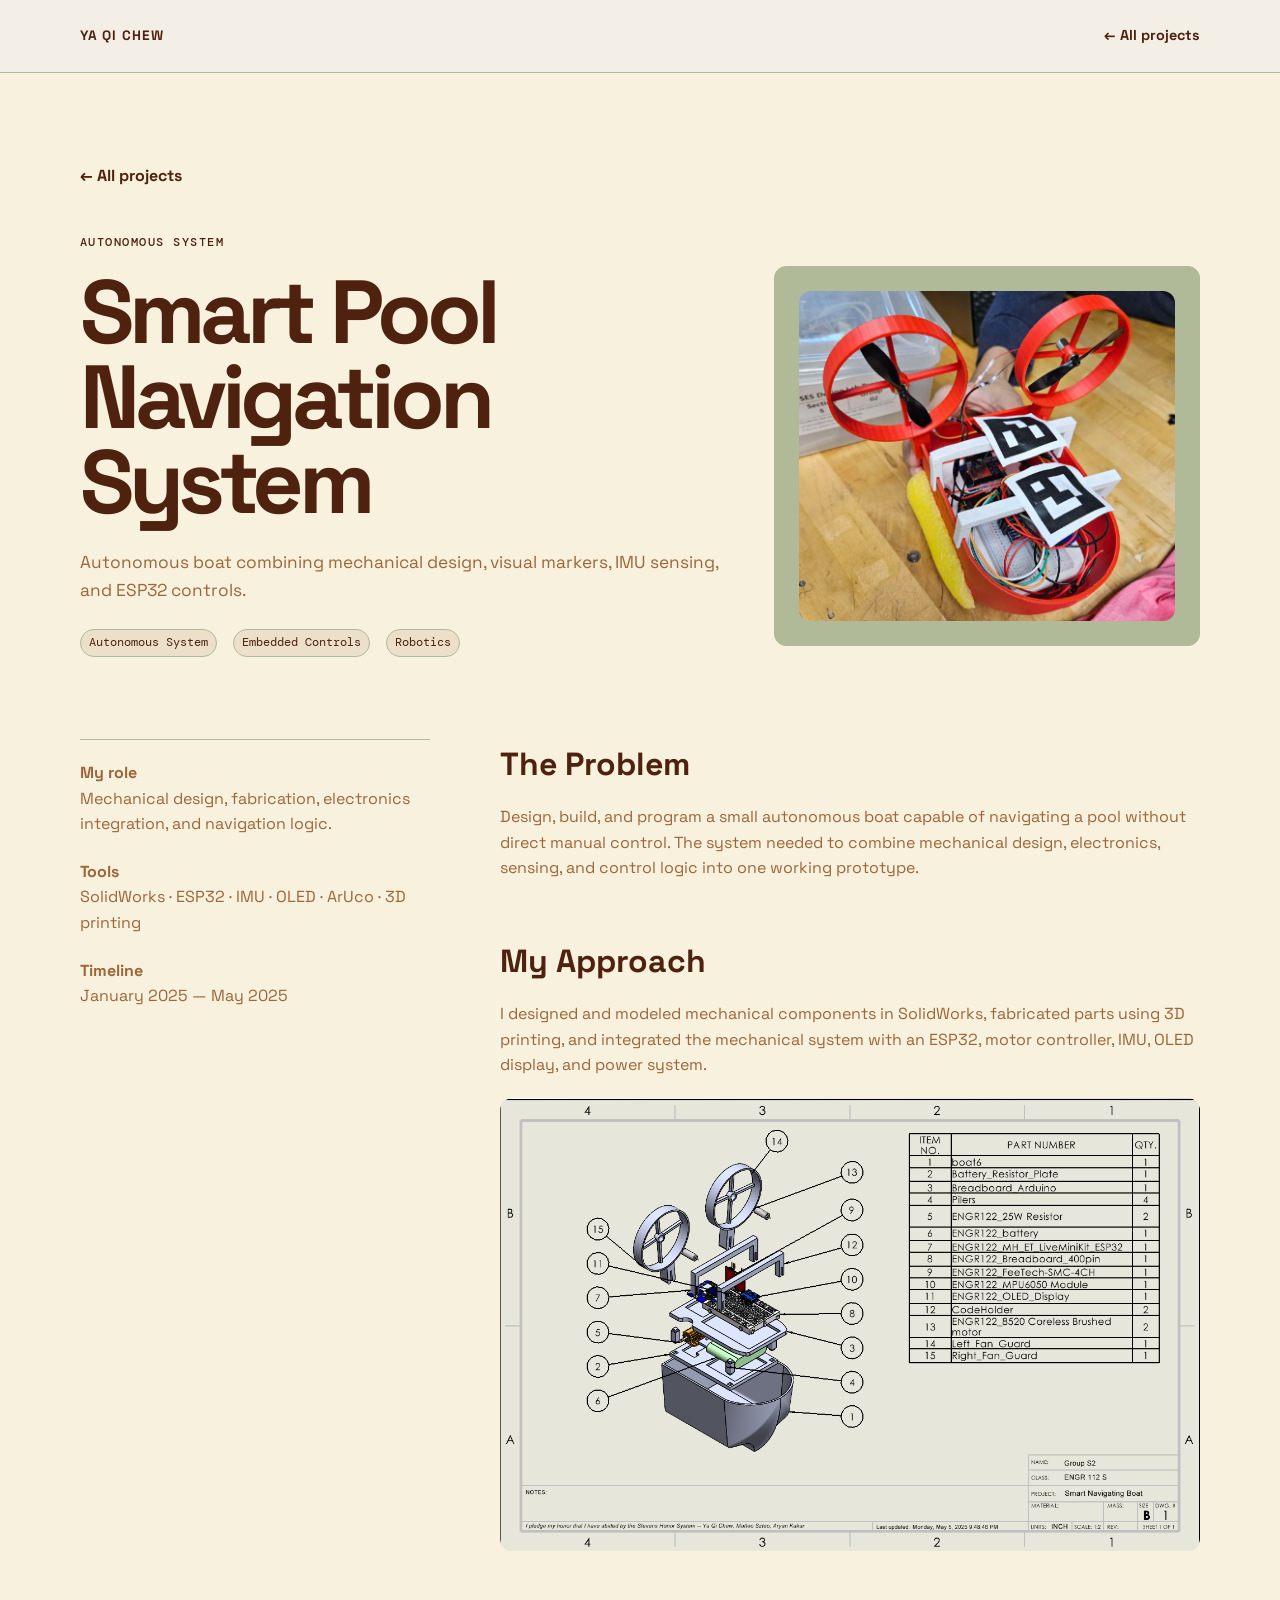
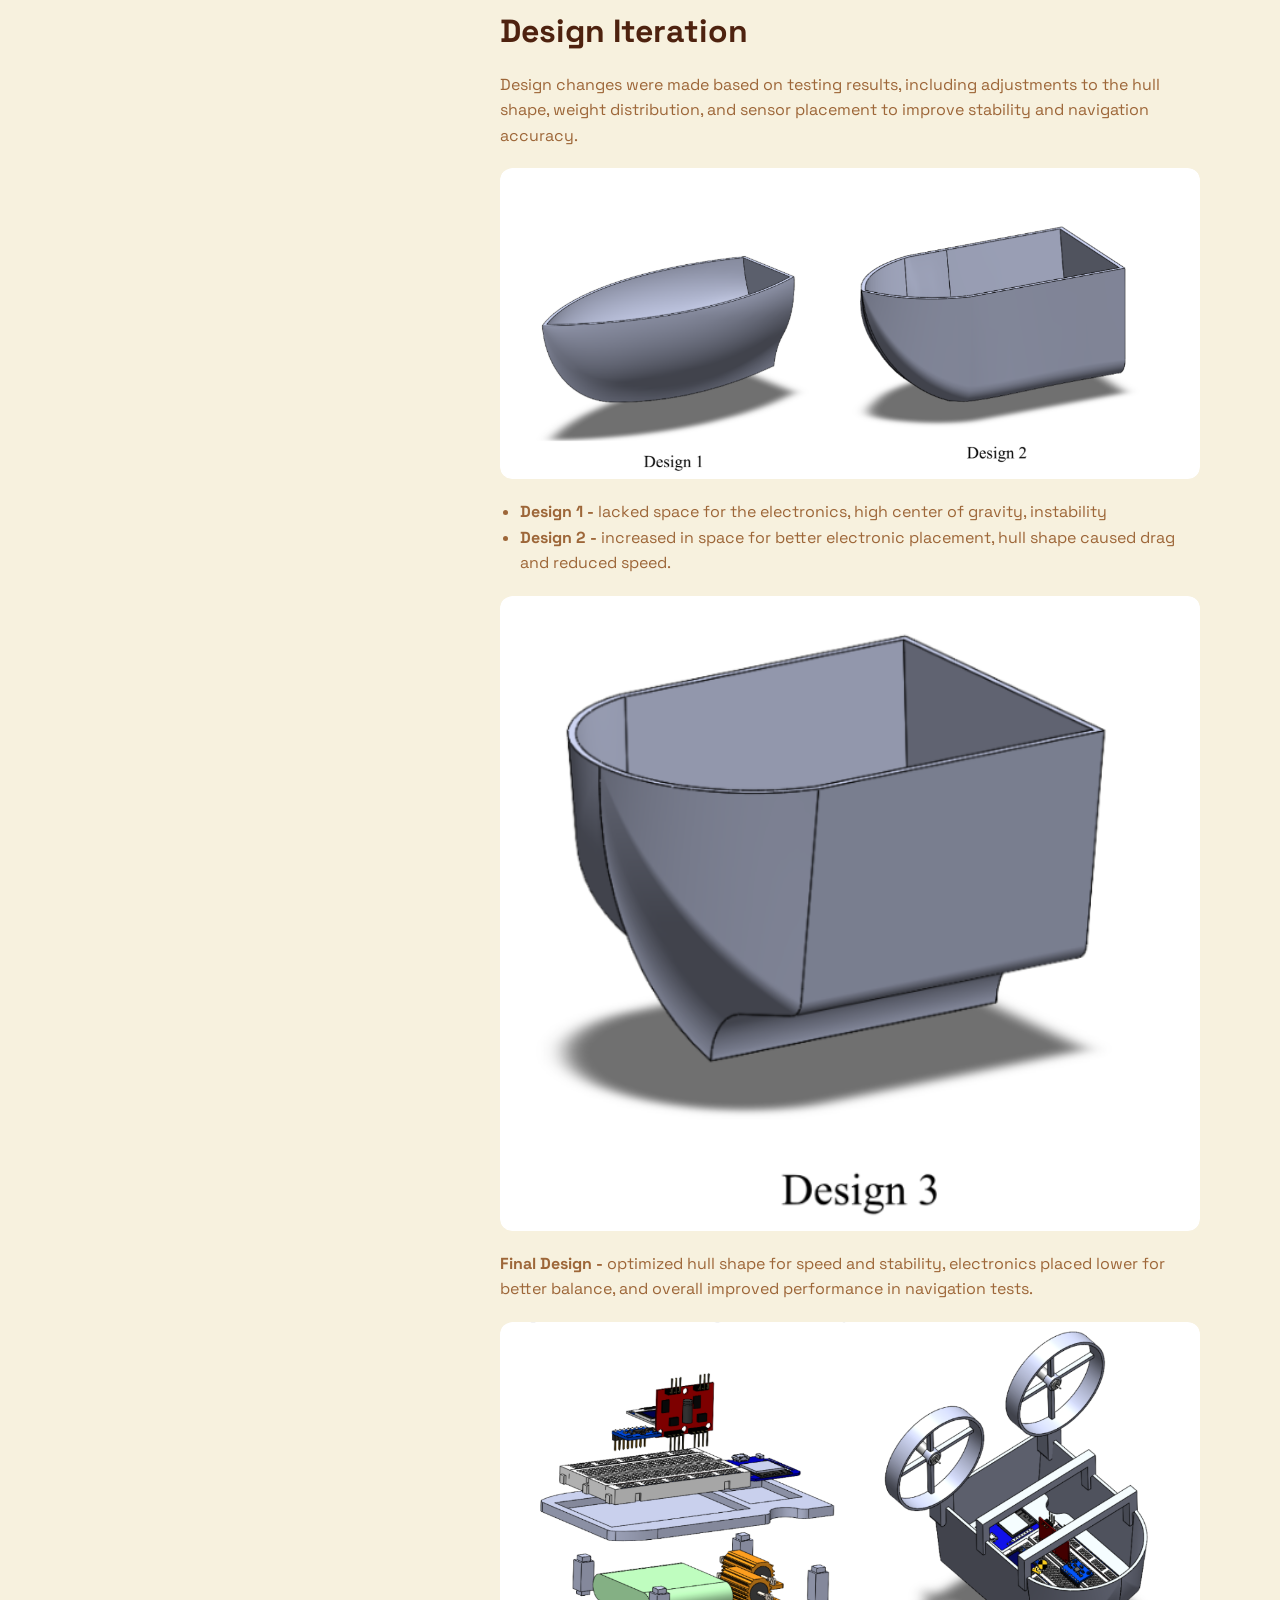
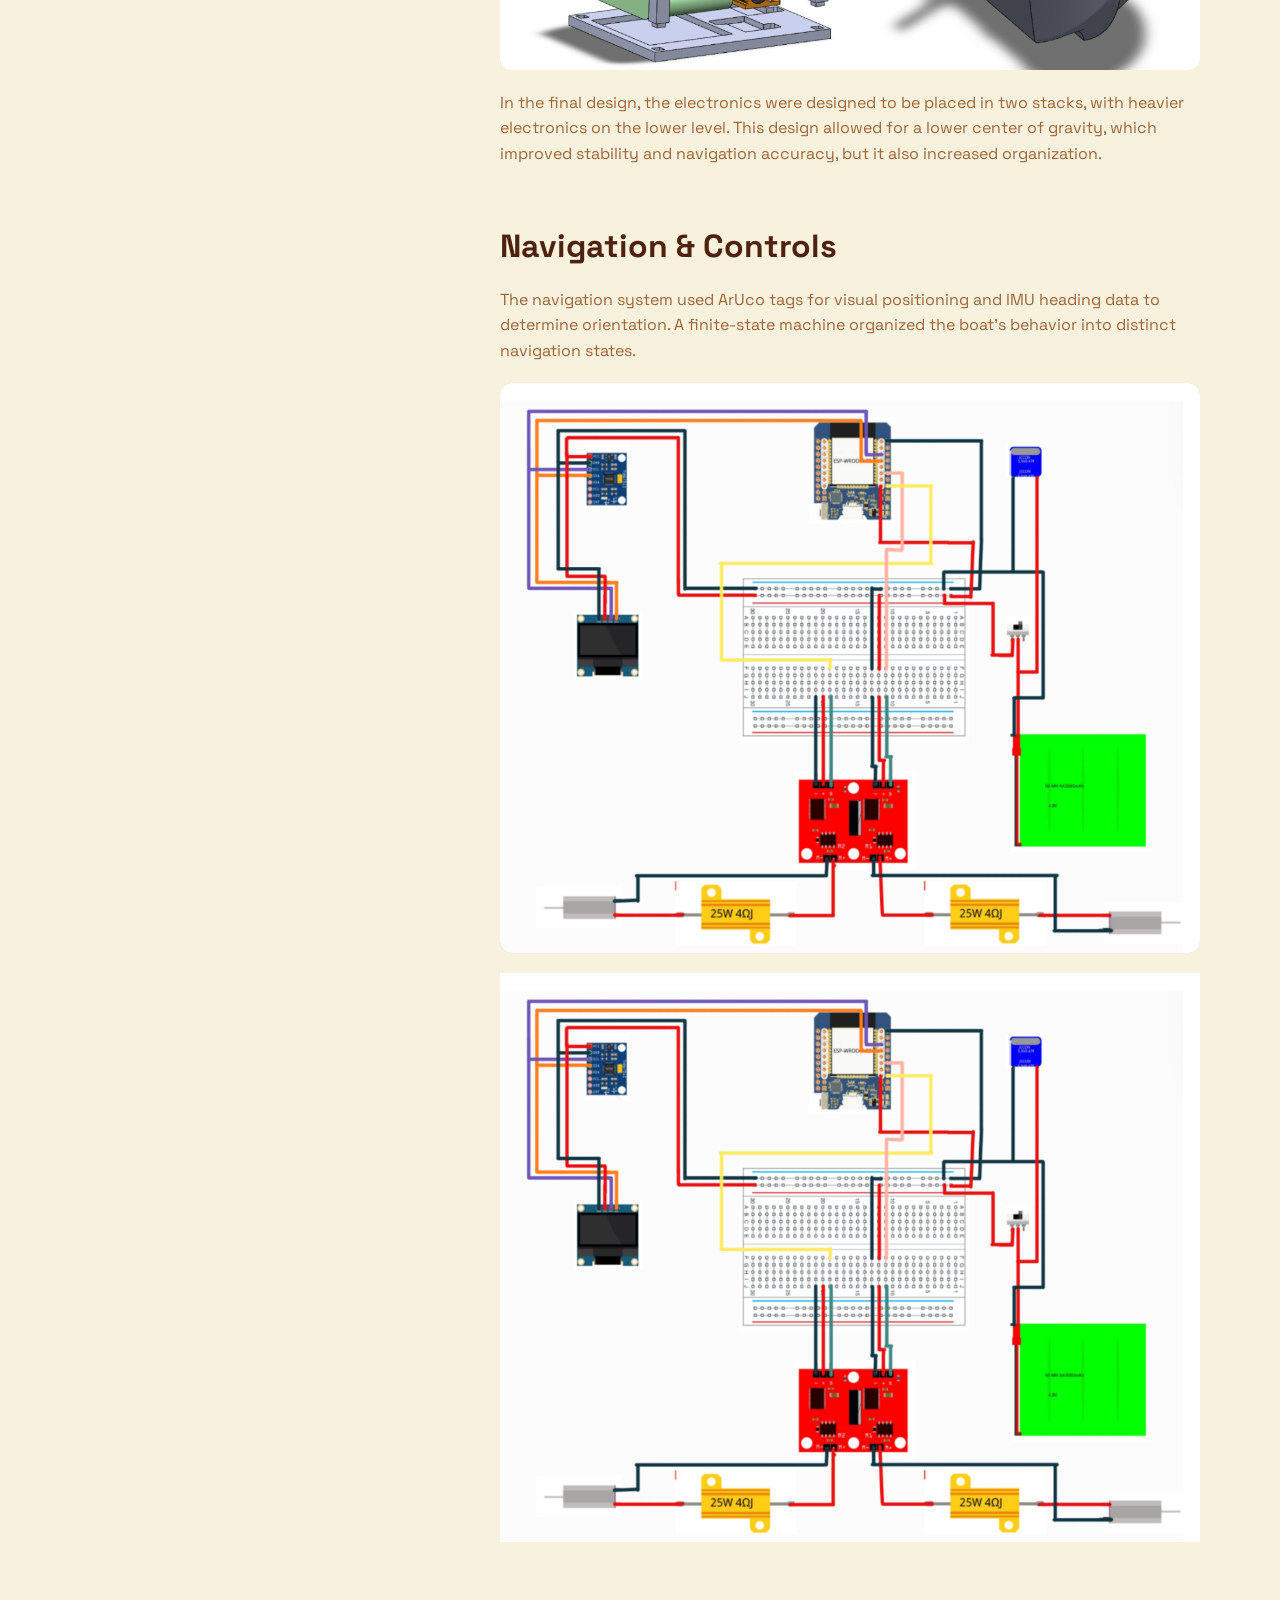
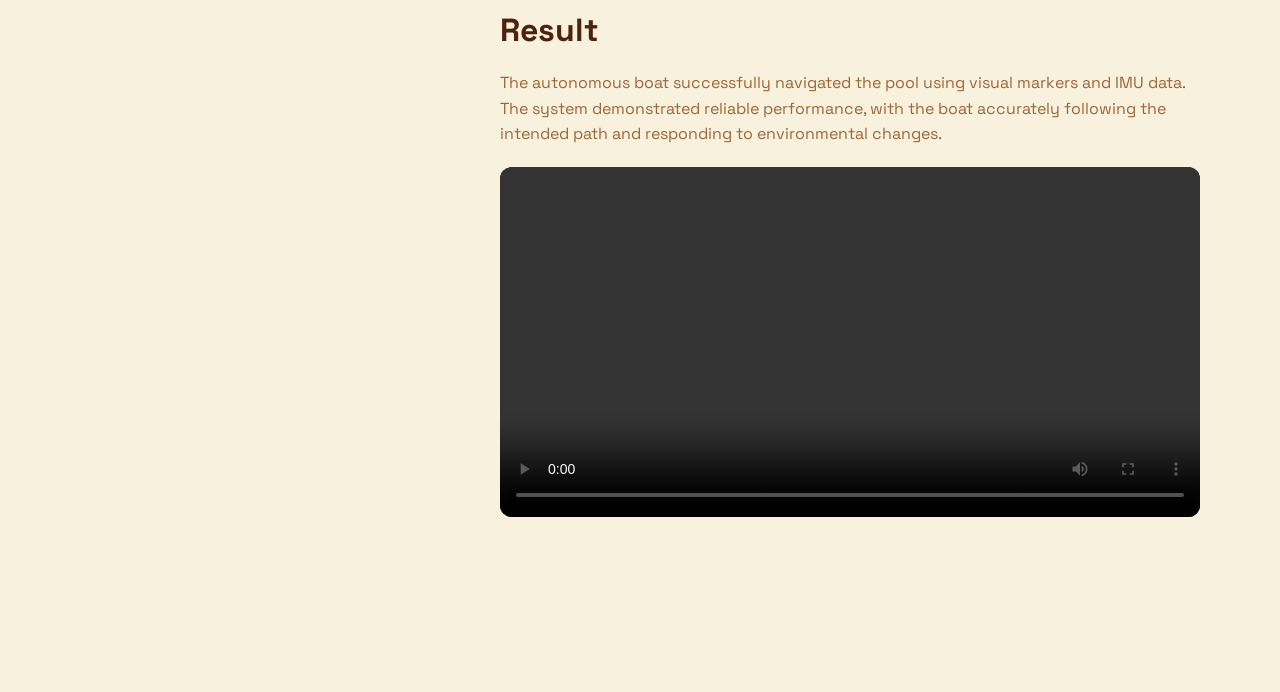
<file: projects/smart-pool.html>
<!DOCTYPE html>
<html lang="en">
<head>
  <meta charset="UTF-8">
  <meta name="viewport" content="width=device-width, initial-scale=1.0">
  <title>Smart Pool Navigation System | Ya Qi Chew </title>
  <link rel="stylesheet" href="../styles.css">
  <style>
    .project-page { padding-block: 90px 120px; }
    .project-hero { max-width: 850px; margin-bottom: 60px; }
    .project-hero h1 { font-size: clamp(3rem, 7vw, 6rem); line-height: .95; letter-spacing: -.06em; margin-bottom: 24px; }
    .project-meta { display:flex; flex-wrap:wrap; gap:8px; margin-top:24px; }
    .project-body { display:grid; grid-template-columns: 1fr 2fr; gap:70px; }
    .project-sidebar { border-top:1px solid var(--line); padding-top:20px; }
    .project-sidebar p { color:var(--muted); margin-bottom:22px; }
    .project-section { margin-bottom:55px; }
    .project-section h2 { font-size:2rem; margin-bottom:14px; }
    .project-section p, .project-section li { color:var(--muted); }
    .project-section ul { padding-left:20px; }
    .project-photo { min-height:360px; background:#ddd; display:grid; place-items:center; margin:20px 0; }
    .project-photo-iteration { min-height:0; background:transparent; }
    .back { display:inline-block; margin-bottom:45px; font-weight:700; }
    @media(max-width:800px){.project-body{grid-template-columns:1fr;gap:35px}}
  </style>
</head>
<body>
  <header class="site-header">
    <nav class="nav container">
      <a class="logo" href="../index.html">YA QI CHEW</a>
      <a class="text-link" href="../projects.html">← All projects</a>
    </nav>
  </header>

  <main class="project-page container">
    <a class="back" href="../projects.html">← All projects</a>

    <div class="project-hero-layout">
      <div class="project-hero">
        <p class="eyebrow">AUTONOMOUS SYSTEM</p>
        <h1>Smart Pool Navigation System</h1>
        <p class="hero-text">
          Autonomous boat combining mechanical design, visual markers, IMU sensing, and ESP32 controls.
        </p>
        <div class="project-meta">
          <span class="tags">Autonomous System</span><span class="tags">Embedded Controls</span><span class="tags">Robotics</span>
        </div>
      </div>
      <div class="project-hero-photo">
        <img src="../Pictures/smartpool/smartpool0.png" alt="Smart Pool Navigation System">
      </div>
    </div>

    <div class="project-body">
      <aside class="project-sidebar">
        <p><strong>My role</strong><br>Mechanical design, fabrication, electronics integration, and navigation logic.</p>
        <p><strong>Tools</strong><br>SolidWorks · ESP32 · IMU · OLED · ArUco · 3D printing</p>
        <p><strong>Timeline</strong><br>January 2025 — May 2025</p>
      </aside>

      <div>
        <section class="project-section">
          <h2>The Problem</h2>
          <p>
            Design, build, and program a small autonomous boat capable of navigating a pool
            without direct manual control. The system needed to combine mechanical design,
            electronics, sensing, and control logic into one working prototype.
          </p>
        </section>

        <section class="project-section">
          <h2>My Approach</h2>
          <p>
            I designed and modeled mechanical components in SolidWorks, fabricated parts
            using 3D printing, and integrated the mechanical system with an ESP32,
            motor controller, IMU, OLED display, and power system.
          </p>
          <div class="project-photo">
              <img src="../Pictures/smartpool/smartpoolcad.png" alt="Smart Pool Navigation System CAD design">
          </div>
        </section>

        <section class="project-section">
          <h2>Design Iteration</h2>
          <p>
            Design changes were made based on testing results, including adjustments to the hull shape, 
            weight distribution, and sensor placement to improve stability and navigation accuracy.
          </p>
          <div class="project-photo project-photo-iteration">
              <img src="../Pictures/smartpool/smartpooldesigniteration.png" alt="Smart Pool Navigation System CAD design">
          </div>
          <ul>
            <li><strong>Design 1 - </strong>lacked space for the electronics, high center of gravity, instability </li>
            <li><strong>Design 2 - </strong>increased in space for better electronic placement, hull shape caused drag and reduced speed. </li>
          </ul>
          <div class="project-photo project-photo-iteration">
              <img src="../Pictures/smartpool/smartpooldesign3.png" alt="Smart Pool Navigation System CAD design">
          </div>
          <p>
            <strong>Final Design - </strong>optimized hull shape for speed and stability, electronics placed lower for better balance, and overall improved performance in navigation tests.
          </p>
          <div class="project-photo project-photo-iteration">
              <img src="../Pictures/smartpool/smartpoolfinal.png" alt="Smart Pool Navigation System CAD design">
          </div>
          <p>
            In the final design, the electronics were designed to be placed in two stacks, with heavier electronics 
            on the lower level. This design allowed for a lower center of gravity, which improved stability and navigation accuracy, but it also increased organization. 
          </p>
        </section>

        <section class="project-section">
          <h2>Navigation & Controls</h2>
          <p>
            The navigation system used ArUco tags for visual positioning and IMU heading
            data to determine orientation. A finite-state machine organized the boat's
            behavior into distinct navigation states.

          </p>
          <div class="project-photo">
              <img src="../Pictures/smartpool/smartpoolelectronicmap.png" alt="Smart Pool Navigation System navigation logic">
          </div>
          <img src="../Pictures/smartpool/smartpoolelectronicmap.png" alt="Smart Pool Navigation System navigation logic">
        </section>

        <section class="project-section">
          <h2>Result</h2>
          <p>
              The autonomous boat successfully navigated the pool using visual markers and IMU data. 
              The system demonstrated reliable performance, with the boat accurately following the 
              intended path and responding to environmental changes.
          </p>
          <div class="project-video">
            <video controls preload="metadata" playsinline>
              <source src="../Video/smartpoolvideo.mp4" type="video/mp4">
            </video>
          </div>
        </section>
      </div>
    </div>
  </main>
</body>
</html>
</file>
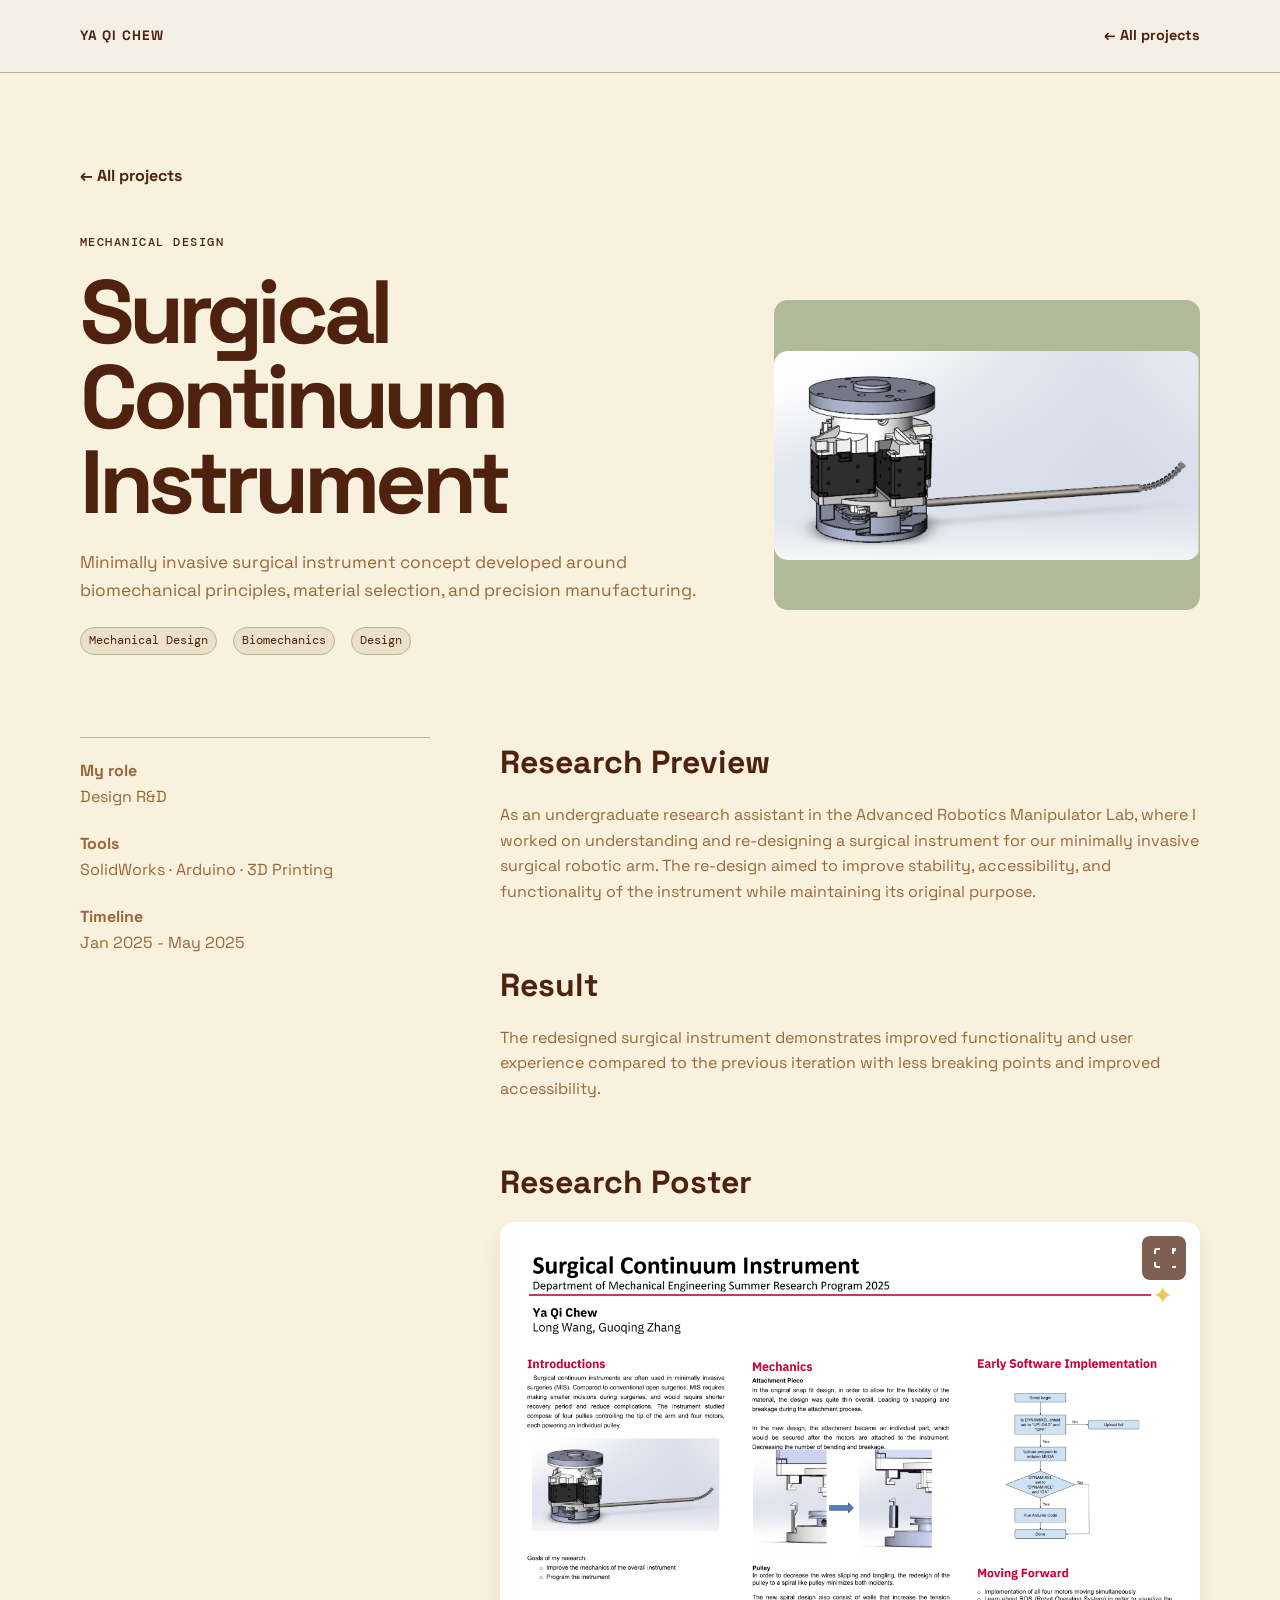
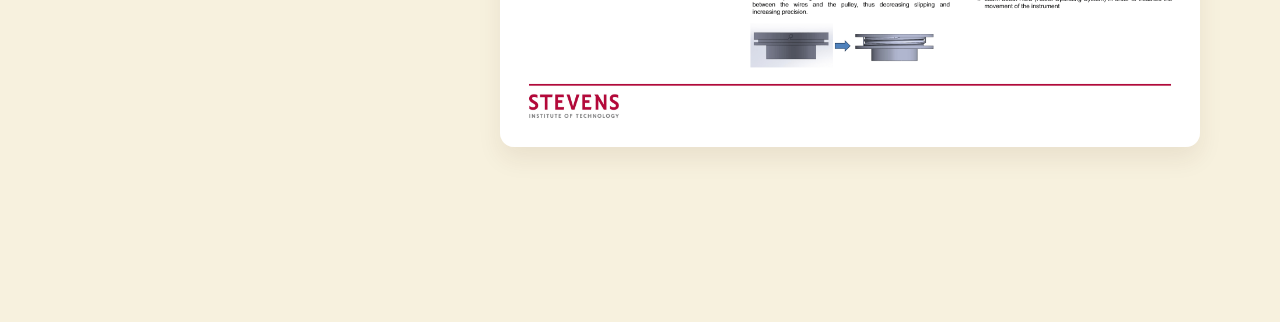
<file: projects/surgicalinstrument.html>
<!DOCTYPE html>
<html lang="en">
<head>
  <meta charset="UTF-8">
  <meta name="viewport" content="width=device-width, initial-scale=1.0">
  <title>Surgical Continuum Instrument | Ya Qi Chew</title>
  <link rel="stylesheet" href="../styles.css">
  <style>
    .project-page { padding-block: 90px 120px; }
    .project-hero { max-width: 850px; margin-bottom: 60px; }
    .project-hero h1 { font-size: clamp(3rem, 7vw, 6rem); line-height: .95; letter-spacing: -.06em; margin-bottom: 24px; }
    .project-body { display:grid; grid-template-columns: 1fr 2fr; gap:70px; }
    .project-sidebar { border-top:1px solid var(--line); padding-top:20px; }
    .project-sidebar p { color:var(--muted); margin-bottom:22px; }
    .project-section { margin-bottom:55px; }
    .project-section h2 { font-size:2rem; margin-bottom:14px; }
    .project-section p { color:var(--muted); }
    .project-photo { min-height:360px; background:#ddd; display:grid; place-items:center; margin:20px 0; }
    .back { display:inline-block; margin-bottom:45px; font-weight:700; }
    @media(max-width:800px){.project-body{grid-template-columns:1fr;gap:35px}}
  </style>
</head>
<body>
  <header class="site-header">
    <nav class="nav container">
      <a class="logo" href="../index.html">YA QI CHEW</a>
      <a class="text-link" href="../projects.html">← All projects</a>
    </nav>
  </header>

  <main class="project-page container">
    <a class="back" href="../projects.html">← All projects</a>
    <div class="project-hero-layout">
      <div class="project-hero">
        <p class="eyebrow">MECHANICAL DESIGN</p>
        <h1>Surgical Continuum Instrument</h1>
        <p class="hero-text">Minimally invasive surgical instrument concept developed around biomechanical principles, material selection, and precision manufacturing.</p>
        <div class="project-meta">
          <span class="tags">Mechanical Design</span>
          <span class="tags">Biomechanics</span>
          <span class="tags">Design</span>
        </div>
      </div>
      <div class="project-image">
        <img src="../Pictures/surgicalinstrument/fullinstrument.png" alt="Surgical Continuum Instrument project">
      </div>
    </div>

    <div class="project-body">
      <aside class="project-sidebar">
        <p><strong>My role</strong><br>Design R&D</p>
        <p><strong>Tools</strong><br>SolidWorks · Arduino · 3D Printing</p>
        <p><strong>Timeline</strong><br>Jan 2025 - May 2025</p>
      </aside>

      <div>
        <section class="project-section">
          <h2>Research Preview</h2>
          <p>
            As an undergraduate research assistant in the Advanced Robotics Manipulator Lab, where 
            I worked on understanding and re-designing a surgical instrument for our minimally 
            invasive surgical robotic arm. The re-design aimed to improve stability, accessibility, 
            and functionality of the instrument while maintaining its original purpose. 
          </p>
        </section>

        <section class="project-section">
          <h2>Result</h2>
          <p>The redesigned surgical instrument demonstrates improved functionality and user 
            experience compared to the previous iteration with less breaking points and 
            improved accessibility.</p>
        </section>

        <section class="project-section">
          <h2>Research Poster</h2>
          <div class="poster-viewer-wrapper">
            <div class="poster-viewer">
              <img src="../Pictures/surgicalinstrument/poster.png" alt="Surgical Continuum Instrument research poster" class="poster-image">
              <button id="expandPosterBtn" class="expand-poster-btn" aria-label="Expand poster to fullscreen" title="View fullscreen">
                <svg width="24" height="24" viewBox="0 0 24 24" fill="none" stroke="currentColor" stroke-width="2">
                  <path d="M8 3H5a2 2 0 0 0-2 2v3m18 0V5a2 2 0 0 0 2-2h-3m0 18h3a2 2 0 0 0 2-2v-3M3 16v3a2 2 0 0 0 2 2h3"></path>
                </svg>
              </button>
            </div>
          </div>
        </section>

      </div>
    </div>
  </main>

  <script src="../script.js"></script>
</body>
</html>
</file>
<file: styles.css>
@import url('https://fonts.googleapis.com/css2?family=DM+Mono:wght@400;500&family=Space+Grotesk:wght@400;500;600;700&display=swap');

:root {
  --bg: #F7F1DE;
  --surface: #B0BA99;
  --text: #4E220F;
  --muted: #9D6638;
  --line: #B0BA99;
  --accent: #B0BA99;
  --brown: #9D6638;
  --max: 1120px;
}

* { box-sizing: border-box; margin: 0; padding: 0; }

img { max-width: 100%; }

html { scroll-behavior: smooth; }

body {
  background: var(--bg);
  color: var(--text);
  font-family: "Space Grotesk", sans-serif;
  line-height: 1.6;
}

a { color: inherit; text-decoration: none; }

.visually-hidden {
  position: absolute;
  width: 1px;
  height: 1px;
  padding: 0;
  margin: -1px;
  overflow: hidden;
  clip: rect(0, 0, 0, 0);
  white-space: nowrap;
  border: 0;
}

.container {
  width: min(calc(100% - 48px), var(--max));
  margin-inline: auto;
}

.site-header {
  position: sticky;
  top: 0;
  z-index: 10;
  background: rgba(243,239,230,.92);
  backdrop-filter: blur(12px);
  border-bottom: 1px solid var(--line);
}

.nav {
  height: 72px;
  display: flex;
  align-items: center;
  justify-content: space-between;
}

.logo {
  font-size: .85rem;
  font-weight: 800;
  letter-spacing: .08em;
}

.nav-links { display: flex; gap: 28px; align-items: center; font-size: .9rem; }
.nav-links a:hover, .footer a:hover { color: var(--accent); }
.nav-resume { border: 1px solid var(--text); padding: 7px 12px; border-radius: 4px; }
.menu-button { display: none; background: none; border: 0; font-size: 1.4rem; }

.hero {
  min-height: 680px;
  display: grid;
  grid-template-columns: 1.35fr .65fr;
  align-items: center;
  gap: 70px;
  padding-block: 90px;
  animation: reveal-up .7s ease both;
}

.eyebrow {
  font-family: "DM Mono", monospace;
  font-size: .72rem;
  letter-spacing: .13em;
  font-weight: 500;
  margin-bottom: 18px;
}

.hero h1 {
  font-size: clamp(3.6rem, 8vw, 7rem);
  line-height: .92;
  letter-spacing: -.065em;
  margin-bottom: 28px;
}

.hero h1 span { color: var(--accent); }

.hero-text {
  max-width: 650px;
  color: var(--muted);
  font-size: 1.08rem;
}

.hero-actions { display: flex; gap: 12px; margin-top: 34px; flex-wrap: wrap; }

.button {
  display: inline-block;
  padding: 12px 18px;
  border: 1px solid var(--text);
  border-radius: 4px;
  font-weight: 600;
  font-size: .9rem;
}
.button.primary { background: var(--text); color: white; }
.button:hover { transform: translateY(-1px); }

.hero-photo { position: relative; min-height: 430px; background: var(--line); overflow: hidden; border-radius: 12px; }
.hero-photo::after { content: ""; position: absolute; inset: 0; background: linear-gradient(180deg, transparent 52%, rgba(48,37,29,.72)); pointer-events: none; }
.hero-photo img { display: block; width: 100%; height: 100%; min-height: 430px; object-fit: cover; object-position: center; border-radius: inherit; }
.hero-photo-caption { position: absolute; z-index: 1; right: 20px; bottom: 18px; left: 20px; color: white; font-family: "DM Mono", monospace; font-size: .68rem; letter-spacing: .1em; }

.section { padding-block: 110px; }
.section-alt { background: #e5e6d9; padding-block: 110px; }

.section-heading {
  display: flex;
  justify-content: space-between;
  gap: 40px;
  align-items: end;
  margin-bottom: 45px;
}
.section h2 { font-size: clamp(2.5rem, 5vw, 4rem); letter-spacing: -.055em; line-height: 1; }
.section-intro { max-width: 470px; color: var(--muted); }
.project-archive-link { display: inline-block; margin: -18px 0 28px; }

.project-hero-layout { display: grid; grid-template-columns: minmax(0, 1.2fr) minmax(250px, .8fr); gap: 55px; align-items: center; margin-bottom: 60px; }
.project-hero-layout .project-hero { max-width: none; margin-bottom: 0; }
.project-hero-photo { min-height: 280px; border: 1px solid var(--line); background: var(--line); display: grid; place-items: center; padding: 24px; text-align: center; color: var(--muted); font-family: "DM Mono", monospace; font-size: .72rem; letter-spacing: .08em; border-radius: 12px; overflow: hidden; }
.project-hero-photo img { display: block; width: 100%; height: auto; border-radius: inherit; }
.project-photo { width: 100%; border: 0; border-radius: 12px; overflow: hidden; }
.project-photo img { display: block; width: 100%; height: auto; object-fit: contain; border: 0; border-radius: inherit; }
.project-video { width: 100%; margin: 20px 0; border-radius: 12px; overflow: hidden; background: var(--text); color: var(--line); text-align: center; font: .72rem "DM Mono", monospace; letter-spacing: .08em; }
.project-video video { display: block; width: 100%; height: auto; }
.project-video .video-fallback {
  display: flex;
  align-items: center;
  justify-content: center;
  min-height: 80px;
  padding: 18px 20px;
  background: rgba(48, 37, 29, 0.06);
  color: var(--muted);
  font: .72rem "DM Mono", monospace;
  letter-spacing: .08em;
}
.project-video .video-fallback a { color: var(--text); text-decoration: underline; }
.project-carousel { position: relative; overflow: hidden; }
.project-carousel::before, .project-carousel::after { content: ""; position: absolute; top: 0; bottom: 0; z-index: 1; width: 72px; pointer-events: none; }
.project-carousel::before { left: 0; background: linear-gradient(90deg, rgba(48,37,29,.25), transparent); }
.project-carousel::after { right: 0; background: linear-gradient(270deg, rgba(48,37,29,.25), transparent); }
.project-carousel-images { width: 100%; }
.project-carousel .project-carousel-image { display: none !important; }
.project-carousel .project-carousel-image.is-active { display: block !important; }
.project-carousel-button { position: absolute; top: 50%; z-index: 2; width: 44px; height: 64px; border: 0; border-radius: 999px; background: transparent; color: white; cursor: pointer; transform: translateY(-50%); }
.project-carousel-button::before { content: ""; position: absolute; top: 50%; left: 50%; width: 14px; height: 14px; border: solid currentColor; border-width: 0 2px 2px 0; border-radius: 2px; filter: drop-shadow(0 1px 3px rgba(0,0,0,.7)); }
.project-carousel-previous::before { transform: translate(-35%, -50%) rotate(135deg); }
.project-carousel-next::before { transform: translate(-65%, -50%) rotate(-45deg); }
.project-carousel-previous { left: 14px; }
.project-carousel-next { right: 14px; }
.project-carousel-button:hover { color: var(--accent); background: rgba(255,255,255,.14); }
.project-carousel-count { position: absolute; left: 50%; bottom: 14px; z-index: 1; padding: 4px 8px; background: var(--surface); color: var(--muted); font: .72rem "DM Mono", monospace; transform: translateX(-50%); }

.project-grid { display: grid; grid-template-columns: repeat(2, 1fr); gap: 24px; }
.project-card { background: var(--surface); border: 1px solid var(--line); border-radius: 18px; overflow: hidden; }
.project-card.featured { grid-column: span 2; display: grid; grid-template-columns: 1.2fr .8fr; }
.project-image {
  min-height: 310px;
  display: grid;
  place-items: center;
  position: relative;
  overflow: hidden;
  background: var(--line);
  border-radius: 14px;
}
.project-image img { display: block; width: 100%; height: auto; border-radius: inherit; }
.project-image-missing { color: var(--muted); font-family: "DM Mono", monospace; font-size: .72rem; letter-spacing: .08em; text-align: center; }
.schematic { isolation: isolate; }
.schematic::before, .schematic::after {
  content: "";
  position: absolute;
  inset: 0;
  background-image: linear-gradient(rgba(59,36,24,.1) 1px, transparent 1px), linear-gradient(90deg, rgba(59,36,24,.1) 1px, transparent 1px);
  background-size: 28px 28px;
}
.schematic::after { background: radial-gradient(circle at 70% 30%, rgba(113,139,104,.28), transparent 34%); }
.schematic-label { position: absolute; z-index: 2; top: 20px; left: 22px; font-family: "DM Mono", monospace; font-size: .68rem; letter-spacing: .12em; color: var(--brown); }
.schematic-shape { position: absolute; z-index: 1; width: 46%; height: 28%; border: 3px solid var(--text); transform: rotate(-8deg); }
.schematic-boat .schematic-shape { border-radius: 48% 48% 35% 35%; background: rgba(245,245,242,.55); }
.schematic-playground .schematic-shape { width: 34%; height: 42%; transform: skewY(-14deg); background: rgba(245,245,242,.45); }
.schematic-next .schematic-shape { width: 35%; height: 35%; transform: rotate(45deg); background: rgba(245,245,242,.4); }
.schematic-line { position: absolute; z-index: 2; display: block; width: 25%; height: 2px; background: var(--accent); transform-origin: left; }
.line-one { top: 35%; left: 20%; transform: rotate(18deg); }
.line-two { top: 66%; left: 56%; transform: rotate(-24deg); }
.project-content { padding: 32px; }
.project-number { font-family: "DM Mono", monospace; font-size: .72rem; color: var(--accent); margin-bottom: 12px; }
.project-content h3 { font-size: 1.7rem; line-height: 1.15; margin-bottom: 12px; letter-spacing: -.03em; }
.project-content p { color: var(--muted); }
.project-content > div { margin-top: 16px; margin-bottom: 16px; }
.project-meta {
  display: flex;
  flex-wrap: wrap;
  row-gap: 6px;
  column-gap: 8px;
  margin: 22px 0;
}

.project-meta span {
  border: 1px solid var(--line);
  padding: 4px 8px;
  font-size: .72rem;
  font-family: "DM Mono", monospace;
  white-space: nowrap;
}

.tags {
  display: inline-block;
  padding: 6px 12px;
  background: rgba(157, 102, 56, 0.12);
  border: 1px solid var(--muted);
  border-radius: 20px;
  font-size: .75rem;
  font-family: "DM Mono", monospace;
  color: var(--text);
  white-space: nowrap;
  transition: all .2s ease;
  margin-right: 8px;
}

.tags:hover {
  background: rgba(157, 102, 56, 0.2);
  border-color: var(--text);
  transform: translateY(-1px);
}

.text-link { 
  font-weight: 700; 
  font-size: .9rem;
  transition: all .2s ease;
}

.text-link:hover {
  color: var(--text);
  text-decoration: underline;
  text-decoration-thickness: 2px;
  text-underline-offset: 4px;
}

.experience-list { border-top: 1px solid var(--line); }
.experience-item {
  display: grid;
  grid-template-columns: 190px 1fr;
  gap: 40px;
  padding: 36px 0;
  border-bottom: 1px solid var(--line);
}
.experience-date { font-family: "DM Mono", monospace; font-size: .72rem; color: var(--muted); }
.experience-item h3 { font-size: 1.35rem; }
.role { color: var(--accent); font-weight: 600; margin-bottom: 12px; }
.experience-item ul { padding-left: 20px; color: var(--muted); }

.skills-grid {
  display: flex;
  flex-direction: column;
  border-top: 1px solid var(--line);
}
.skill-group {
  display: grid;
  grid-template-columns: minmax(160px, 220px) 1fr;
  gap: 18px 28px;
  align-items: center;
  padding: 20px 0;
  border-bottom: 1px solid var(--line);
}
.skill-group h3 { margin: 0; }
.skill-tags { display: flex; flex-wrap: wrap; gap: 8px; }
.skill-tags .tags { margin-right: 0; }

.about-section { background: var(--text); color: white; }
.about-grid { display: grid; grid-template-columns: 1fr 1fr; gap: 80px; }
.about-section .eyebrow { color: #c9d7bd; }
.about-section h2 { font-size: clamp(2.4rem, 5vw, 4.5rem); line-height: 1; letter-spacing: -.05em; }
.about-section p { color: #d4ddcb; margin-bottom: 22px; }
.about-section .text-link { color: white; }

.poster-container { max-width: 900px; margin-inline: auto; }
.poster-viewer-wrapper {
  display: flex;
  flex-direction: column;
  gap: 16px;
  width: 100%;
  max-width: 100%;
}
.poster-viewer {
  position: relative;
  display: block;
  width: 100%;
  min-height: auto;
  background: transparent;
  border: none;
  border-radius: 0;
  overflow: visible;
  padding: 0;
  box-shadow: none;
}
.poster-viewer img {
  display: block;
  width: 100%;
  height: auto;
  max-height: none;
  object-fit: contain;
  border-radius: 14px;
  box-shadow: 0 12px 24px rgba(78, 34, 15, 0.08);
}
.poster-pdf {
  display: block;
  width: 100%;
  height: 720px;
  border: none;
  background: white;
  border-radius: 12px;
  box-shadow: inset 0 0 0 1px rgba(78, 34, 15, 0.08);
}
.poster-fallback {
  color: var(--muted);
  font-size: .9rem;
  text-align: center;
  padding: 20px;
}
.poster-fallback a { color: var(--accent); font-weight: 600; text-decoration: underline; }
.poster-fallback a:hover { color: var(--brown); }

.expand-poster-btn {
  position: absolute;
  top: 14px;
  right: 14px;
  width: 44px;
  height: 44px;
  display: grid;
  place-items: center;
  background: rgba(78, 34, 15, 0.72);
  color: white;
  border: 0;
  border-radius: 8px;
  cursor: pointer;
  transition: all .2s ease;
  z-index: 2;
}
.expand-poster-btn:hover {
  background: rgba(78, 34, 15, 0.9);
  transform: scale(1.05);
}

.download-poster-btn {
  display: inline-block;
  padding: 12px 18px;
  border: 1px solid var(--text);
  border-radius: 4px;
  font-weight: 600;
  font-size: .9rem;
  text-decoration: none;
  background: var(--text);
  color: white;
  cursor: pointer;
  transition: all .2s ease;
}
.download-poster-btn:hover { transform: translateY(-1px); background: var(--accent); border-color: var(--accent); }

/* Fullscreen Modal */
.poster-modal {
  display: none;
  position: fixed;
  inset: 0;
  z-index: 1000;
  background: rgba(0, 0, 0, 0.95);
  backdrop-filter: blur(8px);
}
.poster-modal.active { display: flex; align-items: center; justify-content: center; }
.poster-modal-content {
  position: relative;
  width: 90%;
  height: 90%;
  display: grid;
  place-items: center;
  padding: 28px;
  max-width: 1400px;
  background: rgba(255,255,255,0.04);
  border-radius: 18px;
  box-shadow: 0 26px 70px rgba(0,0,0,0.26);
}
.poster-modal-content img { max-width: 100%; max-height: 100%; width: auto; height: auto; object-fit: contain; }
.poster-pdf-fullscreen {
  width: 100%;
  height: 100%;
  border: none;
  border-radius: 14px;
  background: white;
  box-shadow: inset 0 0 0 1px rgba(78, 34, 15, 0.08);
}

.close-poster-btn {
  position: absolute;
  top: 20px;
  right: 20px;
  width: 48px;
  height: 48px;
  display: grid;
  place-items: center;
  background: rgba(255, 255, 255, 0.1);
  color: white;
  border: 1px solid rgba(255, 255, 255, 0.2);
  border-radius: 8px;
  cursor: pointer;
  font-size: 32px;
  line-height: 1;
  transition: all .2s ease;
  z-index: 1001;
}
.close-poster-btn:hover {
  background: rgba(255, 255, 255, 0.2);
  border-color: rgba(255, 255, 255, 0.4);
}


.footer { padding: 28px 0; border-top: 1px solid var(--line); }
.footer-inner { display: flex; justify-content: space-between; color: var(--muted); font-size: .85rem; }
.footer-inner div { display: flex; gap: 22px; }

@keyframes reveal-up {
  from { opacity: 0; transform: translateY(18px); }
  to { opacity: 1; transform: translateY(0); }
}

@media (prefers-reduced-motion: reduce) {
  html { scroll-behavior: auto; }
  *, *::before, *::after { animation-duration: .01ms !important; transition-duration: .01ms !important; }
}

@media (max-width: 800px) {
  .container { width: min(calc(100% - 32px), var(--max)); }
  .nav-links { display: none; position: absolute; top: 72px; left: 0; right: 0; background: var(--bg); padding: 20px 24px; border-bottom: 1px solid var(--line); flex-direction: column; align-items: flex-start; }
  .nav-links.open { display: flex; }
  .menu-button { display: block; }
  .hero { grid-template-columns: 1fr; min-height: auto; padding-block: 80px; }
  .hero-photo, .hero-photo img { min-height: 360px; }
  .project-hero-layout { grid-template-columns: 1fr; gap: 35px; }
  .project-hero-photo { min-height: 220px; }
  .section-heading { display: block; }
  .section-intro { margin-top: 20px; }
  .project-grid { grid-template-columns: 1fr; }
  .project-card.featured { grid-column: auto; display: block; }
  .experience-item { grid-template-columns: 1fr; gap: 8px; }
  .skills-grid { grid-template-columns: 1fr; }
  .skill-group:nth-child(odd) { padding-right: 0; border-right: 0; }
  .skill-group:nth-child(even) { padding-left: 0; }
  .about-grid { grid-template-columns: 1fr; gap: 40px; }
  .poster-viewer { min-height: 350px; padding: 16px; }
  .expand-poster-btn { width: 40px; height: 40px; }
  .close-poster-btn { width: 44px; height: 44px; font-size: 28px; top: 16px; right: 16px; }
}
</file>
